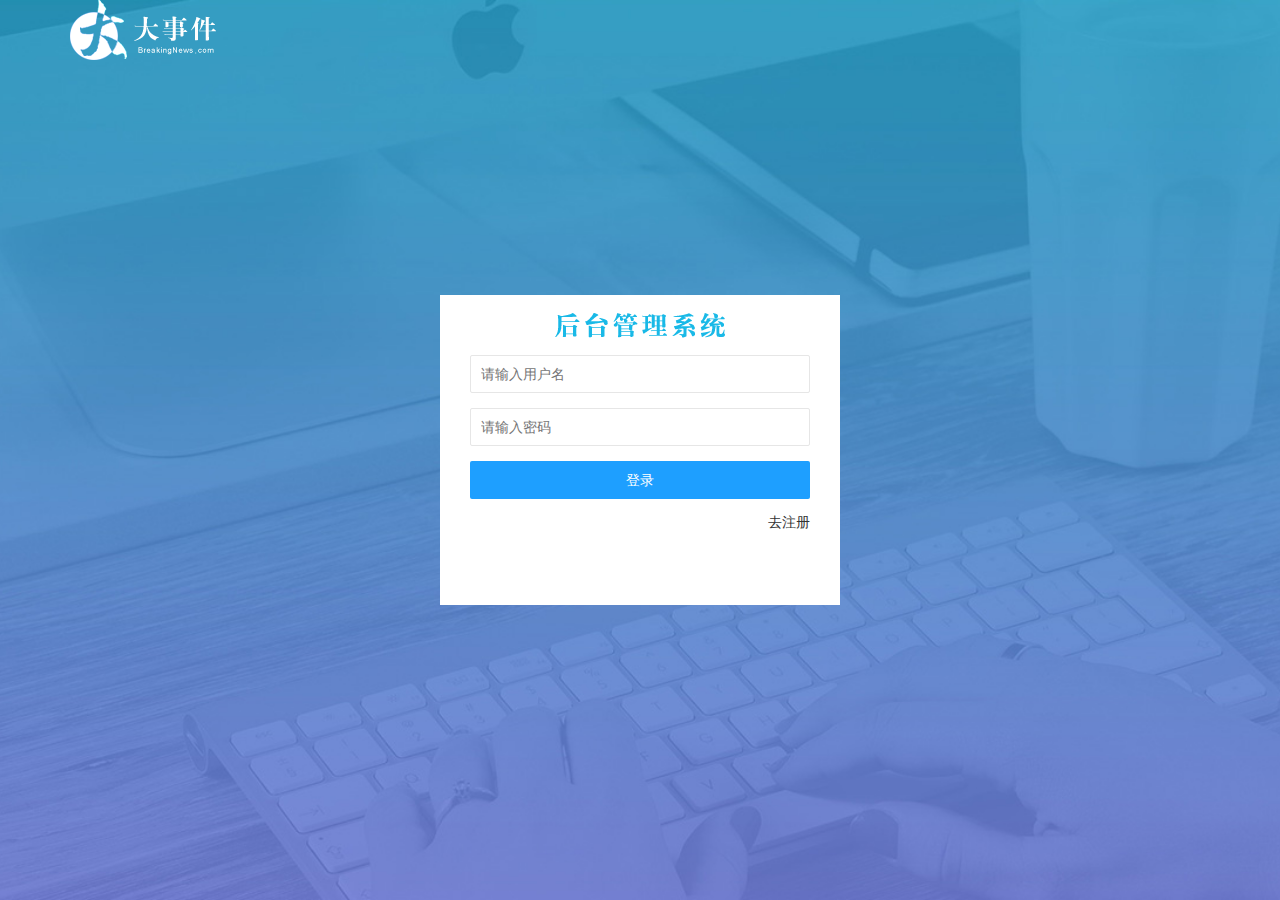
<file: login.html>
<!DOCTYPE html>
<html lang="en">

<head>
    <meta charset="UTF-8">
    <meta name="viewport" content="width=device-width, initial-scale=1.0">
    <title>登录/注册</title>
    <link rel="stylesheet" href="/assets/lib/layui/css/layui.css">
    <link rel="stylesheet" href="/assets/fonts/iconfont.css">
    <link rel="stylesheet" href="/assets/css/login.css">
</head>

<body>
    <div class="layui-main">
        <img src="/assets/images/logo.png" alt="">
    </div>
    <!-- 注册登陆区域 -->
    <div class="loginreg">
        <!-- logo -->
        <div class="loginlogo">

        </div>
        <!-- 登录界面 -->
        <div class="login_1">
            <form class="layui-form" action="" id='form_login'>
                <div class="layui-form-item">

                    <input type="name" name="username" required lay-verify="required" placeholder="请输入用户名"
                        autocomplete="off" class="layui-input">
                </div>
                <div class="layui-form-item">
                    <input type="password" name="password" required lay-verify="required|pwd" placeholder="请输入密码"
                        autocomplete="off" class="layui-input">
                </div>

                <div class="layui-form-item">
                    <button class="layui-btn layui-btn-fluid  layui-btn-normal" lay-submit
                        lay-filter="formDemo">登录</button>
                </div>



                <a href="javascript:;" id='link_reg'>去注册</a>

            </form>




        </div>
        <!-- 注册 -->
        <div class="reg_1 reg-box">
            <form class="layui-form" action="" id='form_reg'>
                <div class="layui-form-item">
                    <input type="name" name="username" required lay-verify="required" placeholder="请输入用户名"
                        autocomplete="off" class="layui-input">
                </div>
                <div class="layui-form-item">
                    <input type="password" name="password" required lay-verify="required|pwd" placeholder="请输入密码"
                        autocomplete="off" class="layui-input">
                </div>
                <div class="layui-form-item">
                    <input type="password" name="repassword" required lay-verify="required|pwd|repwd"
                        placeholder="密码再次确认" autocomplete="off" class="layui-input">
                </div>
                <div class="layui-form-item">
                    <button class="layui-btn layui-btn-fluid  layui-btn-normal" lay-submit
                        lay-filter="formDemo">注册</button>
                </div>

                <a href="javascript:;" id='link_login'>去登录</a>

            </form>

        </div>


    </div>

    <script src="/assets/lib/layui/layui.all.js"></script>
    <script src="/assets/lib/jquery.js"></script>
    <script src="/assets/js/baseAPI.js"></script>
    <script src="/assets/js/login.js"></script>
</body>

</html>
</file>
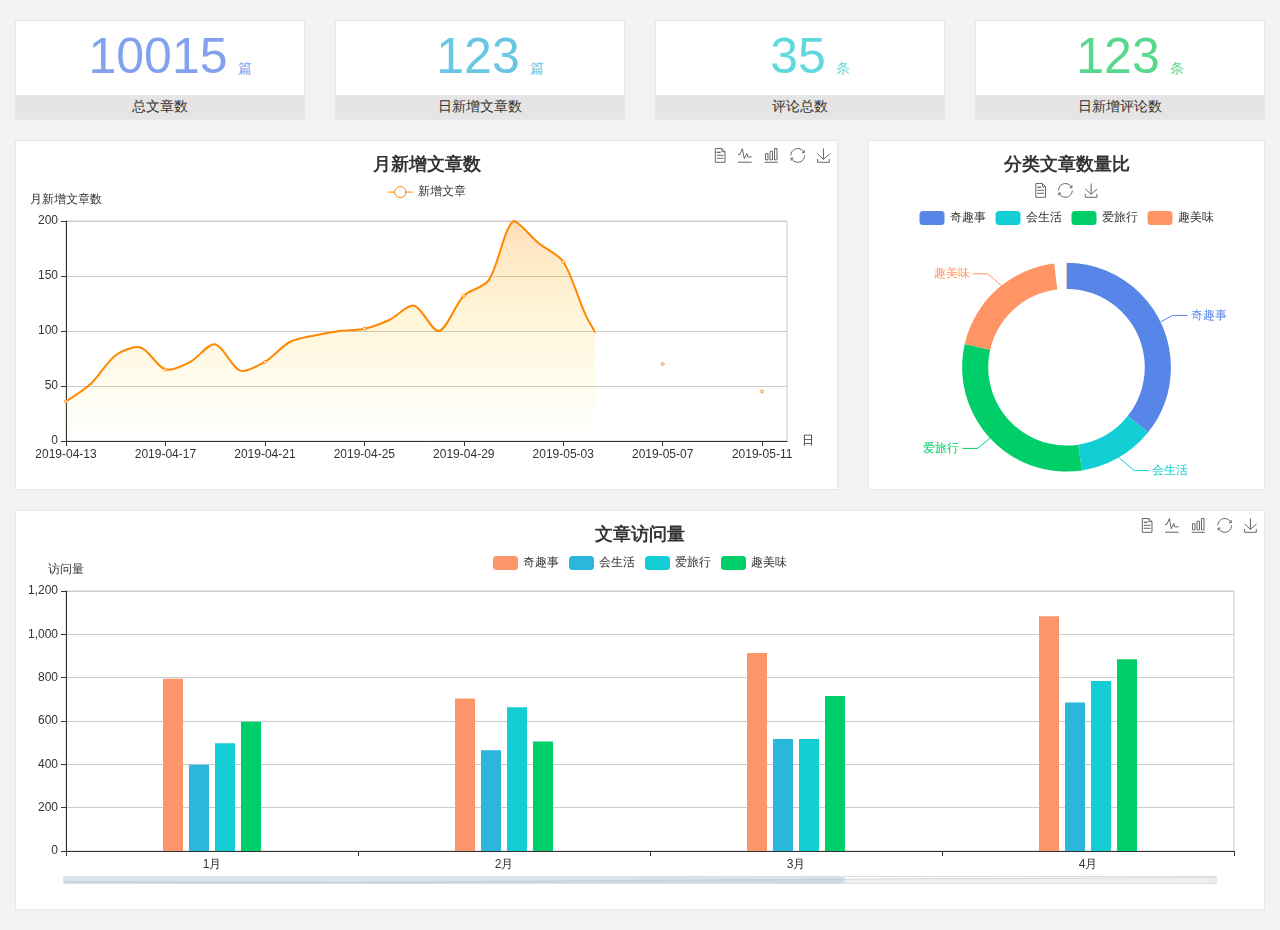
<file: home/dashboard.html>
<!DOCTYPE html>
<html lang="en">

<head>
  <meta charset="UTF-8">
  <meta name="viewport" content="width=device-width, initial-scale=1.0">
  <meta http-equiv="X-UA-Compatible" content="ie=edge">
  <title>图表统计</title>
  <link rel="stylesheet" href="/assets/lib/bootstrap.css" />
  <link rel="stylesheet" href="/assets/lib/main.css" />
  <script src="/assets/lib/jquery.js"></script>
  <script type="text/javascript" src="/assets/lib/echarts.min.js"></script>
</head>

<body>
  <div class="container-fluid">
    <div class="row spannel_list">
      <div class="col-sm-3 col-xs-6">
        <div class="spannel">
          <em>10015</em><span>篇</span>
          <b>总文章数</b>
        </div>
      </div>
      <div class="col-sm-3 col-xs-6">
        <div class="spannel scolor01">
          <em>123</em><span>篇</span>
          <b>日新增文章数</b>
        </div>
      </div>
      <div class="col-sm-3 col-xs-6">
        <div class="spannel scolor02">
          <em>35</em><span>条</span>
          <b>评论总数</b>
        </div>
      </div>
      <div class="col-sm-3 col-xs-6">
        <div class="spannel scolor03">
          <em>123</em><span>条</span>
          <b>日新增评论数</b>
        </div>
      </div>
    </div>
  </div>

  <div class="container-fluid">
    <div class="row curve-pie">
      <div class="col-lg-8 col-md-8">
        <div class="gragh_pannel" id="curve_show"></div>
      </div>
      <div class="col-lg-4 col-md-4">
        <div class="gragh_pannel" id="pie_show"></div>
      </div>
    </div>
  </div>

  <div class="container-fluid">
    <div class="column_pannel" id="column_show"></div>
  </div>

  <script>
    var oChart = echarts.init(document.getElementById('curve_show'));
    var aList_all = [
      { 'count': 36, 'date': '2019-04-13' },
      { 'count': 52, 'date': '2019-04-14' },
      { 'count': 78, 'date': '2019-04-15' },
      { 'count': 85, 'date': '2019-04-16' },
      { 'count': 65, 'date': '2019-04-17' },
      { 'count': 72, 'date': '2019-04-18' },
      { 'count': 88, 'date': '2019-04-19' },
      { 'count': 64, 'date': '2019-04-20' },
      { 'count': 72, 'date': '2019-04-21' },
      { 'count': 90, 'date': '2019-04-22' },
      { 'count': 96, 'date': '2019-04-23' },
      { 'count': 100, 'date': '2019-04-24' },
      { 'count': 102, 'date': '2019-04-25' },
      { 'count': 110, 'date': '2019-04-26' },
      { 'count': 123, 'date': '2019-04-27' },
      { 'count': 100, 'date': '2019-04-28' },
      { 'count': 132, 'date': '2019-04-29' },
      { 'count': 146, 'date': '2019-04-30' },
      { 'count': 200, 'date': '2019-05-01' },
      { 'count': 180, 'date': '2019-05-02' },
      { 'count': 163, 'date': '2019-05-03' },
      { 'count': 110, 'date': '2019-05-04' },
      { 'count': 80, 'date': '2019-05-05' },
      { 'count': 82, 'date': '2019-05-06' },
      { 'count': 70, 'date': '2019-05-07' },
      { 'count': 65, 'date': '2019-05-08' },
      { 'count': 54, 'date': '2019-05-09' },
      { 'count': 40, 'date': '2019-05-10' },
      { 'count': 45, 'date': '2019-05-11' },
      { 'count': 38, 'date': '2019-05-12' },
    ];

    let aCount = [];
    let aDate = [];

    for (var i = 0; i < aList_all.length; i++) {
      aCount.push(aList_all[i].count);
      aDate.push(aList_all[i].date);
    }

    var chartopt = {
      title: {
        text: '月新增文章数',
        left: 'center',
        top: '10'
      },
      tooltip: {
        trigger: 'axis'
      },
      legend: {
        data: ['新增文章'],
        top: '40'
      },
      toolbox: {
        show: true,
        feature: {
          mark: { show: true },
          dataView: { show: true, readOnly: false },
          magicType: { show: true, type: ['line', 'bar'] },
          restore: { show: true },
          saveAsImage: { show: true }
        }
      },
      calculable: true,
      xAxis: [
        {
          name: '日',
          type: 'category',
          boundaryGap: false,
          data: aDate
        }
      ],
      yAxis: [
        {
          name: '月新增文章数',
          type: 'value'
        }
      ],
      series: [
        {
          name: '新增文章',
          type: 'line',
          smooth: true,
          itemStyle: { normal: { areaStyle: { type: 'default' }, color: '#f80' }, lineStyle: { color: '#f80' } },
          data: aCount
        }],
      areaStyle: {
        normal: {
          color: new echarts.graphic.LinearGradient(0, 0, 0, 1, [{
            offset: 0,
            color: 'rgba(255,136,0,0.39)'
          }, {
            offset: .34,
            color: 'rgba(255,180,0,0.25)'
          }, {
            offset: 1,
            color: 'rgba(255,222,0,0.00)'
          }])

        }
      },
      grid: {
        show: true,
        x: 50,
        x2: 50,
        y: 80,
        height: 220
      }
    };

    oChart.setOption(chartopt);


    var oPie = echarts.init(document.getElementById('pie_show'));
    var oPieopt =
    {
      title: {
        top: 10,
        text: '分类文章数量比',
        x: 'center'
      },
      tooltip: {
        trigger: 'item',
        formatter: "{a} <br/>{b} : {c} ({d}%)"
      },
      color: ['#5885e8', '#13cfd5', '#00ce68', '#ff9565'],
      legend: {
        x: 'center',
        top: 65,
        data: ['奇趣事', '会生活', '爱旅行', '趣美味']
      },
      toolbox: {
        show: true,
        x: 'center',
        top: 35,
        feature: {
          mark: { show: true },
          dataView: { show: true, readOnly: false },
          magicType: {
            show: true,
            type: ['pie', 'funnel'],
            option: {
              funnel: {
                x: '25%',
                width: '50%',
                funnelAlign: 'left',
                max: 1548
              }
            }
          },
          restore: { show: true },
          saveAsImage: { show: true }
        }
      },
      calculable: true,
      series: [
        {
          name: '访问来源',
          type: 'pie',
          radius: ['45%', '60%'],
          center: ['50%', '65%'],
          data: [
            { value: 300, name: '奇趣事' },
            { value: 100, name: '会生活' },
            { value: 260, name: '爱旅行' },
            { value: 180, name: '趣美味' }
          ]
        }
      ]
    };
    oPie.setOption(oPieopt);



    var oColumn = this.echarts.init(document.getElementById('column_show'));
    var oColumnopt =
    {
      title: {
        text: '文章访问量',
        left: 'center',
        top: '10'
      },
      tooltip: {
        trigger: 'axis'
      },
      legend: {
        data: ['奇趣事', '会生活', '爱旅行', '趣美味'],
        top: '40'
      },
      toolbox: {
        show: true,
        feature: {
          mark: { show: true },
          dataView: { show: true, readOnly: false },
          magicType: { show: true, type: ['line', 'bar'] },
          restore: { show: true },
          saveAsImage: { show: true }
        }
      },
      calculable: true,
      xAxis: [
        {
          type: 'category',
          data: ['1月', '2月', '3月', '4月', '5月']
        }
      ],
      yAxis: [
        {
          name: '访问量',
          type: 'value'
        }
      ],
      series: [
        {
          name: '奇趣事',
          type: 'bar',
          barWidth: 20,
          itemStyle: {
            normal: { areaStyle: { type: 'default' }, color: '#fd956a' }
          },
          data: [800, 708, 920, 1090, 1200]
        },
        {
          name: '会生活',
          type: 'bar',
          barWidth: 20,
          itemStyle: {
            normal: { areaStyle: { type: 'default' }, color: '#2bb6db' }
          },
          data: [400, 468, 520, 690, 800]
        },
        {
          name: '爱旅行',
          type: 'bar',
          barWidth: 20,
          itemStyle: {
            normal: { areaStyle: { type: 'default' }, color: '#13cfd5' }
          },
          data: [500, 668, 520, 790, 900]
        },
        {
          name: '趣美味',
          type: 'bar',
          barWidth: 20,
          itemStyle: {
            normal: { areaStyle: { type: 'default' }, color: '#00ce68' }
          },
          data: [600, 508, 720, 890, 1000]
        }
      ],
      grid: {
        show: true,
        x: 50,
        x2: 30,
        y: 80,
        height: 260
      },
      dataZoom: [//给x轴设置滚动条
        {
          start: 0,//默认为0
          end: 100 - 1000 / 31,//默认为100
          type: 'slider',
          show: true,
          xAxisIndex: [0],
          handleSize: 0,//滑动条的 左右2个滑动条的大小
          height: 8,//组件高度
          left: 45, //左边的距离
          right: 50,//右边的距离
          bottom: 26,//右边的距离
          handleColor: '#ddd',//h滑动图标的颜色
          handleStyle: {
            borderColor: "#cacaca",
            borderWidth: "1",
            shadowBlur: 2,
            background: "#ddd",
            shadowColor: "#ddd",
          }
        }]
    };
    oColumn.setOption(oColumnopt);
  </script>
</body>

</html>
</file>
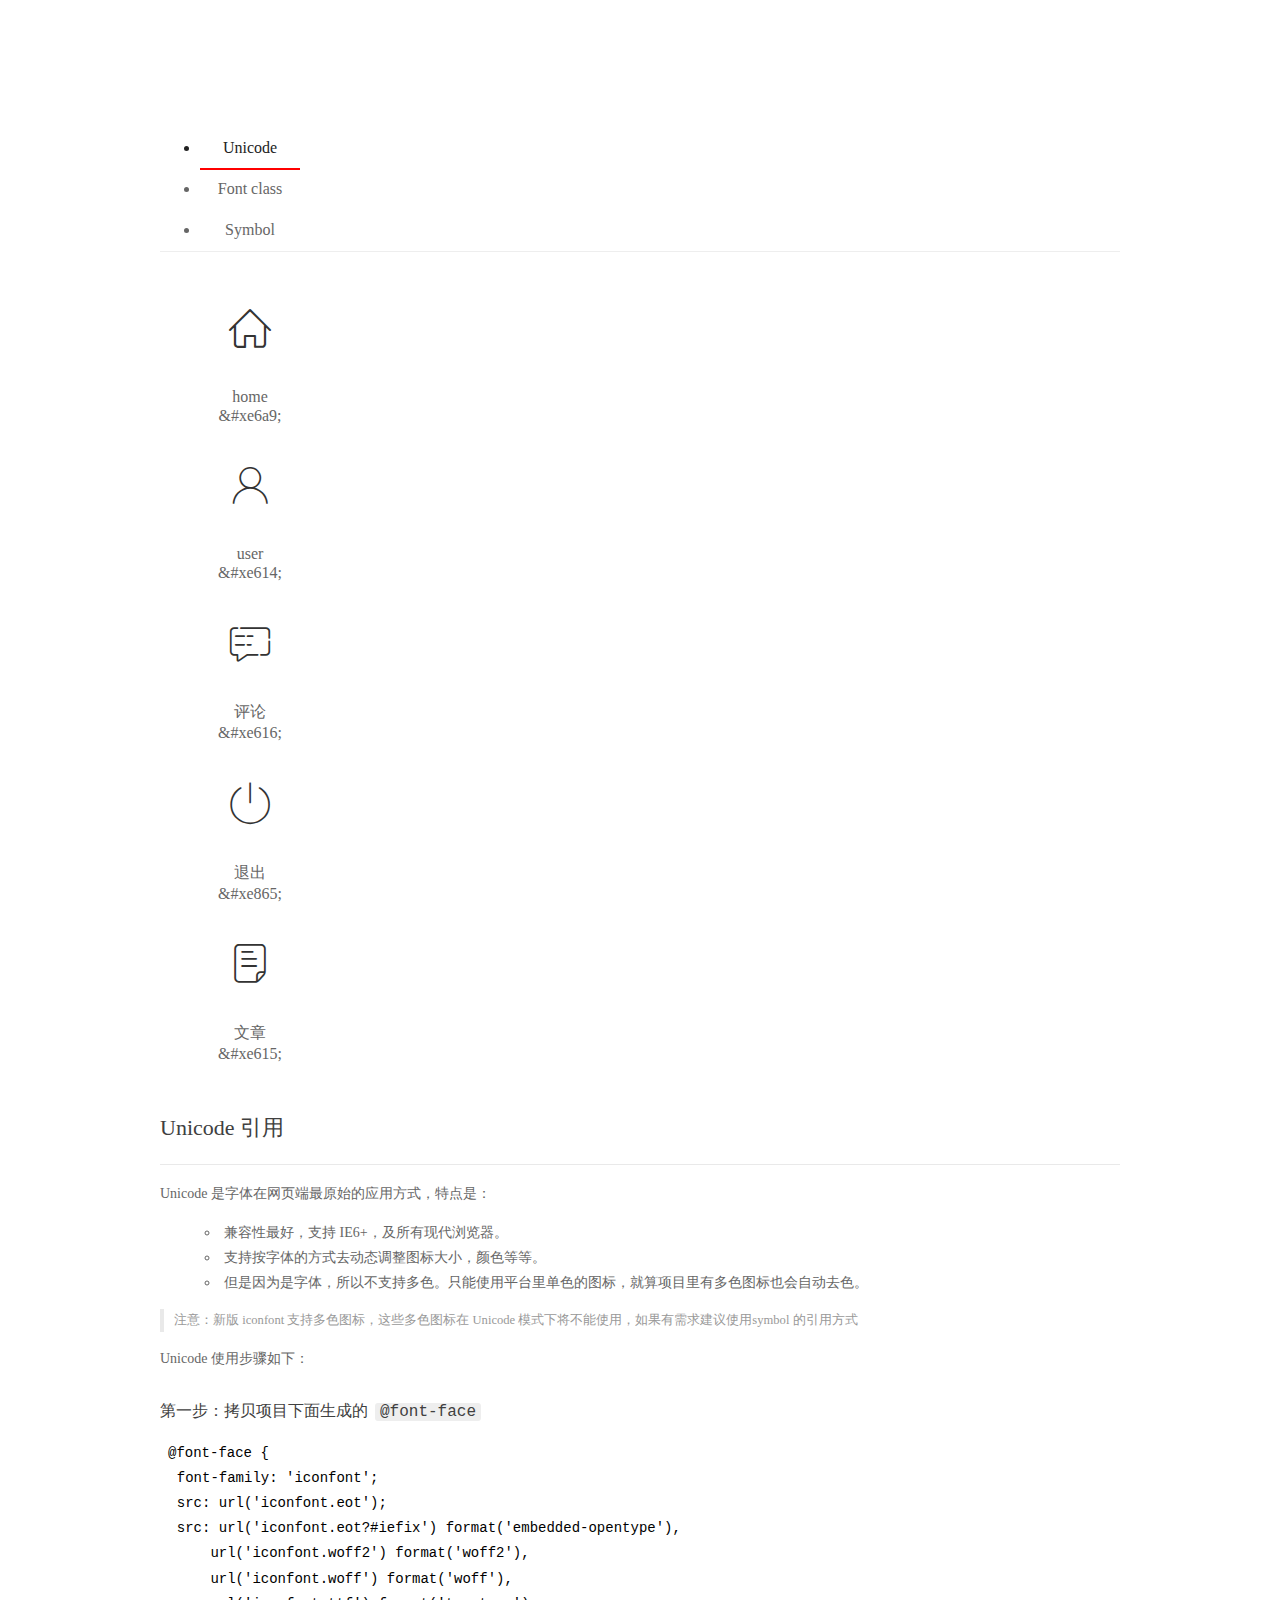
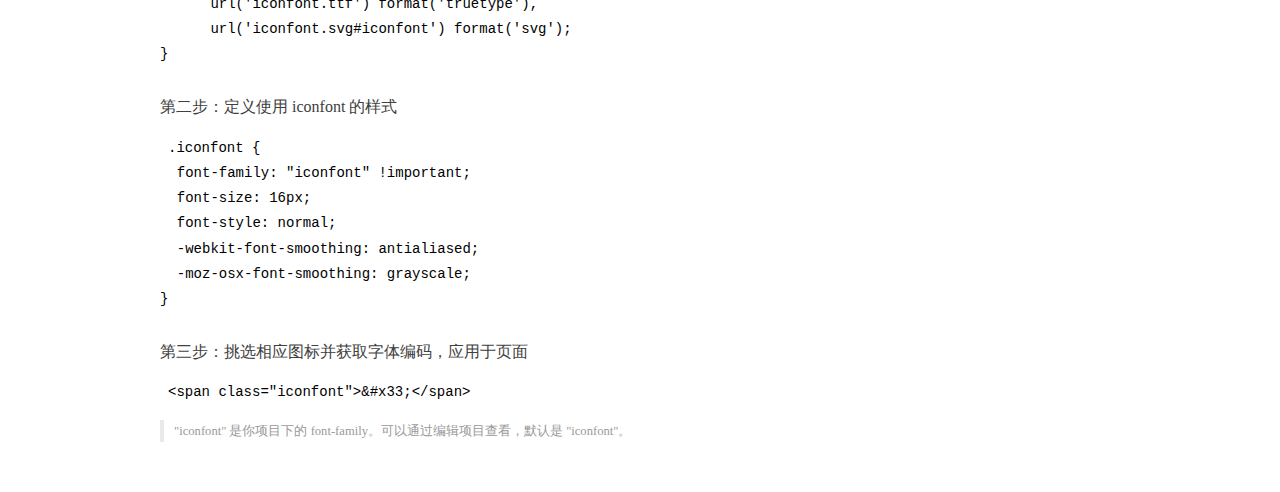
<file: assets/fonts/demo_index.html>
<!DOCTYPE html>
<html>
<head>
  <meta charset="utf-8"/>
  <title>IconFont Demo</title>
  <link rel="shortcut icon" href="https://gtms04.alicdn.com/tps/i4/TB1_oz6GVXXXXaFXpXXJDFnIXXX-64-64.ico" type="image/x-icon"/>
  <link rel="stylesheet" href="https://g.alicdn.com/thx/cube/1.3.2/cube.min.css">
  <link rel="stylesheet" href="demo.css">
  <link rel="stylesheet" href="iconfont.css">
  <script src="iconfont.js"></script>
  <!-- jQuery -->
  <script src="https://a1.alicdn.com/oss/uploads/2018/12/26/7bfddb60-08e8-11e9-9b04-53e73bb6408b.js"></script>
  <!-- 代码高亮 -->
  <script src="https://a1.alicdn.com/oss/uploads/2018/12/26/a3f714d0-08e6-11e9-8a15-ebf944d7534c.js"></script>
</head>
<body>
  <div class="main">
    <h1 class="logo"><a href="https://www.iconfont.cn/" title="iconfont 首页" target="_blank">&#xe86b;</a></h1>
    <div class="nav-tabs">
      <ul id="tabs" class="dib-box">
        <li class="dib active"><span>Unicode</span></li>
        <li class="dib"><span>Font class</span></li>
        <li class="dib"><span>Symbol</span></li>
      </ul>
      
    </div>
    <div class="tab-container">
      <div class="content unicode" style="display: block;">
          <ul class="icon_lists dib-box">
          
            <li class="dib">
              <span class="icon iconfont">&#xe6a9;</span>
                <div class="name">home</div>
                <div class="code-name">&amp;#xe6a9;</div>
              </li>
          
            <li class="dib">
              <span class="icon iconfont">&#xe614;</span>
                <div class="name">user</div>
                <div class="code-name">&amp;#xe614;</div>
              </li>
          
            <li class="dib">
              <span class="icon iconfont">&#xe616;</span>
                <div class="name">评论</div>
                <div class="code-name">&amp;#xe616;</div>
              </li>
          
            <li class="dib">
              <span class="icon iconfont">&#xe865;</span>
                <div class="name">退出</div>
                <div class="code-name">&amp;#xe865;</div>
              </li>
          
            <li class="dib">
              <span class="icon iconfont">&#xe615;</span>
                <div class="name">文章</div>
                <div class="code-name">&amp;#xe615;</div>
              </li>
          
          </ul>
          <div class="article markdown">
          <h2 id="unicode-">Unicode 引用</h2>
          <hr>

          <p>Unicode 是字体在网页端最原始的应用方式，特点是：</p>
          <ul>
            <li>兼容性最好，支持 IE6+，及所有现代浏览器。</li>
            <li>支持按字体的方式去动态调整图标大小，颜色等等。</li>
            <li>但是因为是字体，所以不支持多色。只能使用平台里单色的图标，就算项目里有多色图标也会自动去色。</li>
          </ul>
          <blockquote>
            <p>注意：新版 iconfont 支持多色图标，这些多色图标在 Unicode 模式下将不能使用，如果有需求建议使用symbol 的引用方式</p>
          </blockquote>
          <p>Unicode 使用步骤如下：</p>
          <h3 id="-font-face">第一步：拷贝项目下面生成的 <code>@font-face</code></h3>
<pre><code class="language-css"
>@font-face {
  font-family: 'iconfont';
  src: url('iconfont.eot');
  src: url('iconfont.eot?#iefix') format('embedded-opentype'),
      url('iconfont.woff2') format('woff2'),
      url('iconfont.woff') format('woff'),
      url('iconfont.ttf') format('truetype'),
      url('iconfont.svg#iconfont') format('svg');
}
</code></pre>
          <h3 id="-iconfont-">第二步：定义使用 iconfont 的样式</h3>
<pre><code class="language-css"
>.iconfont {
  font-family: "iconfont" !important;
  font-size: 16px;
  font-style: normal;
  -webkit-font-smoothing: antialiased;
  -moz-osx-font-smoothing: grayscale;
}
</code></pre>
          <h3 id="-">第三步：挑选相应图标并获取字体编码，应用于页面</h3>
<pre>
<code class="language-html"
>&lt;span class="iconfont"&gt;&amp;#x33;&lt;/span&gt;
</code></pre>
          <blockquote>
            <p>"iconfont" 是你项目下的 font-family。可以通过编辑项目查看，默认是 "iconfont"。</p>
          </blockquote>
          </div>
      </div>
      <div class="content font-class">
        <ul class="icon_lists dib-box">
          
          <li class="dib">
            <span class="icon iconfont icon-home"></span>
            <div class="name">
              home
            </div>
            <div class="code-name">.icon-home
            </div>
          </li>
          
          <li class="dib">
            <span class="icon iconfont icon-user"></span>
            <div class="name">
              user
            </div>
            <div class="code-name">.icon-user
            </div>
          </li>
          
          <li class="dib">
            <span class="icon iconfont icon-pinglun"></span>
            <div class="name">
              评论
            </div>
            <div class="code-name">.icon-pinglun
            </div>
          </li>
          
          <li class="dib">
            <span class="icon iconfont icon-tuichu"></span>
            <div class="name">
              退出
            </div>
            <div class="code-name">.icon-tuichu
            </div>
          </li>
          
          <li class="dib">
            <span class="icon iconfont icon-16"></span>
            <div class="name">
              文章
            </div>
            <div class="code-name">.icon-16
            </div>
          </li>
          
        </ul>
        <div class="article markdown">
        <h2 id="font-class-">font-class 引用</h2>
        <hr>

        <p>font-class 是 Unicode 使用方式的一种变种，主要是解决 Unicode 书写不直观，语意不明确的问题。</p>
        <p>与 Unicode 使用方式相比，具有如下特点：</p>
        <ul>
          <li>兼容性良好，支持 IE8+，及所有现代浏览器。</li>
          <li>相比于 Unicode 语意明确，书写更直观。可以很容易分辨这个 icon 是什么。</li>
          <li>因为使用 class 来定义图标，所以当要替换图标时，只需要修改 class 里面的 Unicode 引用。</li>
          <li>不过因为本质上还是使用的字体，所以多色图标还是不支持的。</li>
        </ul>
        <p>使用步骤如下：</p>
        <h3 id="-fontclass-">第一步：引入项目下面生成的 fontclass 代码：</h3>
<pre><code class="language-html">&lt;link rel="stylesheet" href="./iconfont.css"&gt;
</code></pre>
        <h3 id="-">第二步：挑选相应图标并获取类名，应用于页面：</h3>
<pre><code class="language-html">&lt;span class="iconfont icon-xxx"&gt;&lt;/span&gt;
</code></pre>
        <blockquote>
          <p>"
            iconfont" 是你项目下的 font-family。可以通过编辑项目查看，默认是 "iconfont"。</p>
        </blockquote>
      </div>
      </div>
      <div class="content symbol">
          <ul class="icon_lists dib-box">
          
            <li class="dib">
                <svg class="icon svg-icon" aria-hidden="true">
                  <use xlink:href="#icon-home"></use>
                </svg>
                <div class="name">home</div>
                <div class="code-name">#icon-home</div>
            </li>
          
            <li class="dib">
                <svg class="icon svg-icon" aria-hidden="true">
                  <use xlink:href="#icon-user"></use>
                </svg>
                <div class="name">user</div>
                <div class="code-name">#icon-user</div>
            </li>
          
            <li class="dib">
                <svg class="icon svg-icon" aria-hidden="true">
                  <use xlink:href="#icon-pinglun"></use>
                </svg>
                <div class="name">评论</div>
                <div class="code-name">#icon-pinglun</div>
            </li>
          
            <li class="dib">
                <svg class="icon svg-icon" aria-hidden="true">
                  <use xlink:href="#icon-tuichu"></use>
                </svg>
                <div class="name">退出</div>
                <div class="code-name">#icon-tuichu</div>
            </li>
          
            <li class="dib">
                <svg class="icon svg-icon" aria-hidden="true">
                  <use xlink:href="#icon-16"></use>
                </svg>
                <div class="name">文章</div>
                <div class="code-name">#icon-16</div>
            </li>
          
          </ul>
          <div class="article markdown">
          <h2 id="symbol-">Symbol 引用</h2>
          <hr>

          <p>这是一种全新的使用方式，应该说这才是未来的主流，也是平台目前推荐的用法。相关介绍可以参考这篇<a href="">文章</a>
            这种用法其实是做了一个 SVG 的集合，与另外两种相比具有如下特点：</p>
          <ul>
            <li>支持多色图标了，不再受单色限制。</li>
            <li>通过一些技巧，支持像字体那样，通过 <code>font-size</code>, <code>color</code> 来调整样式。</li>
            <li>兼容性较差，支持 IE9+，及现代浏览器。</li>
            <li>浏览器渲染 SVG 的性能一般，还不如 png。</li>
          </ul>
          <p>使用步骤如下：</p>
          <h3 id="-symbol-">第一步：引入项目下面生成的 symbol 代码：</h3>
<pre><code class="language-html">&lt;script src="./iconfont.js"&gt;&lt;/script&gt;
</code></pre>
          <h3 id="-css-">第二步：加入通用 CSS 代码（引入一次就行）：</h3>
<pre><code class="language-html">&lt;style&gt;
.icon {
  width: 1em;
  height: 1em;
  vertical-align: -0.15em;
  fill: currentColor;
  overflow: hidden;
}
&lt;/style&gt;
</code></pre>
          <h3 id="-">第三步：挑选相应图标并获取类名，应用于页面：</h3>
<pre><code class="language-html">&lt;svg class="icon" aria-hidden="true"&gt;
  &lt;use xlink:href="#icon-xxx"&gt;&lt;/use&gt;
&lt;/svg&gt;
</code></pre>
          </div>
      </div>

    </div>
  </div>
  <script>
  $(document).ready(function () {
      $('.tab-container .content:first').show()

      $('#tabs li').click(function (e) {
        var tabContent = $('.tab-container .content')
        var index = $(this).index()

        if ($(this).hasClass('active')) {
          return
        } else {
          $('#tabs li').removeClass('active')
          $(this).addClass('active')

          tabContent.hide().eq(index).fadeIn()
        }
      })
    })
  </script>
</body>
</html>
</file>
<file: assets/lib/layui/css/layui.css>
/** layui-v2.5.5 MIT License By https://www.layui.com */
 .layui-inline,img{display:inline-block;vertical-align:middle}h1,h2,h3,h4,h5,h6{font-weight:400}.layui-edge,.layui-header,.layui-inline,.layui-main{position:relative}.layui-body,.layui-edge,.layui-elip{overflow:hidden}.layui-btn,.layui-edge,.layui-inline,img{vertical-align:middle}.layui-btn,.layui-disabled,.layui-icon,.layui-unselect{-moz-user-select:none;-webkit-user-select:none;-ms-user-select:none}.layui-elip,.layui-form-checkbox span,.layui-form-pane .layui-form-label{text-overflow:ellipsis;white-space:nowrap}.layui-breadcrumb,.layui-tree-btnGroup{visibility:hidden}blockquote,body,button,dd,div,dl,dt,form,h1,h2,h3,h4,h5,h6,input,li,ol,p,pre,td,textarea,th,ul{margin:0;padding:0;-webkit-tap-highlight-color:rgba(0,0,0,0)}a:active,a:hover{outline:0}img{border:none}li{list-style:none}table{border-collapse:collapse;border-spacing:0}h4,h5,h6{font-size:100%}button,input,optgroup,option,select,textarea{font-family:inherit;font-size:inherit;font-style:inherit;font-weight:inherit;outline:0}pre{white-space:pre-wrap;white-space:-moz-pre-wrap;white-space:-pre-wrap;white-space:-o-pre-wrap;word-wrap:break-word}body{line-height:24px;font:14px Helvetica Neue,Helvetica,PingFang SC,Tahoma,Arial,sans-serif}hr{height:1px;margin:10px 0;border:0;clear:both}a{color:#333;text-decoration:none}a:hover{color:#777}a cite{font-style:normal;*cursor:pointer}.layui-border-box,.layui-border-box *{box-sizing:border-box}.layui-box,.layui-box *{box-sizing:content-box}.layui-clear{clear:both;*zoom:1}.layui-clear:after{content:'\20';clear:both;*zoom:1;display:block;height:0}.layui-inline{*display:inline;*zoom:1}.layui-edge{display:inline-block;width:0;height:0;border-width:6px;border-style:dashed;border-color:transparent}.layui-edge-top{top:-4px;border-bottom-color:#999;border-bottom-style:solid}.layui-edge-right{border-left-color:#999;border-left-style:solid}.layui-edge-bottom{top:2px;border-top-color:#999;border-top-style:solid}.layui-edge-left{border-right-color:#999;border-right-style:solid}.layui-disabled,.layui-disabled:hover{color:#d2d2d2!important;cursor:not-allowed!important}.layui-circle{border-radius:100%}.layui-show{display:block!important}.layui-hide{display:none!important}@font-face{font-family:layui-icon;src:url(../font/iconfont.eot?v=250);src:url(../font/iconfont.eot?v=250#iefix) format('embedded-opentype'),url(../font/iconfont.woff2?v=250) format('woff2'),url(../font/iconfont.woff?v=250) format('woff'),url(../font/iconfont.ttf?v=250) format('truetype'),url(../font/iconfont.svg?v=250#layui-icon) format('svg')}.layui-icon{font-family:layui-icon!important;font-size:16px;font-style:normal;-webkit-font-smoothing:antialiased;-moz-osx-font-smoothing:grayscale}.layui-icon-reply-fill:before{content:"\e611"}.layui-icon-set-fill:before{content:"\e614"}.layui-icon-menu-fill:before{content:"\e60f"}.layui-icon-search:before{content:"\e615"}.layui-icon-share:before{content:"\e641"}.layui-icon-set-sm:before{content:"\e620"}.layui-icon-engine:before{content:"\e628"}.layui-icon-close:before{content:"\1006"}.layui-icon-close-fill:before{content:"\1007"}.layui-icon-chart-screen:before{content:"\e629"}.layui-icon-star:before{content:"\e600"}.layui-icon-circle-dot:before{content:"\e617"}.layui-icon-chat:before{content:"\e606"}.layui-icon-release:before{content:"\e609"}.layui-icon-list:before{content:"\e60a"}.layui-icon-chart:before{content:"\e62c"}.layui-icon-ok-circle:before{content:"\1005"}.layui-icon-layim-theme:before{content:"\e61b"}.layui-icon-table:before{content:"\e62d"}.layui-icon-right:before{content:"\e602"}.layui-icon-left:before{content:"\e603"}.layui-icon-cart-simple:before{content:"\e698"}.layui-icon-face-cry:before{content:"\e69c"}.layui-icon-face-smile:before{content:"\e6af"}.layui-icon-survey:before{content:"\e6b2"}.layui-icon-tree:before{content:"\e62e"}.layui-icon-upload-circle:before{content:"\e62f"}.layui-icon-add-circle:before{content:"\e61f"}.layui-icon-download-circle:before{content:"\e601"}.layui-icon-templeate-1:before{content:"\e630"}.layui-icon-util:before{content:"\e631"}.layui-icon-face-surprised:before{content:"\e664"}.layui-icon-edit:before{content:"\e642"}.layui-icon-speaker:before{content:"\e645"}.layui-icon-down:before{content:"\e61a"}.layui-icon-file:before{content:"\e621"}.layui-icon-layouts:before{content:"\e632"}.layui-icon-rate-half:before{content:"\e6c9"}.layui-icon-add-circle-fine:before{content:"\e608"}.layui-icon-prev-circle:before{content:"\e633"}.layui-icon-read:before{content:"\e705"}.layui-icon-404:before{content:"\e61c"}.layui-icon-carousel:before{content:"\e634"}.layui-icon-help:before{content:"\e607"}.layui-icon-code-circle:before{content:"\e635"}.layui-icon-water:before{content:"\e636"}.layui-icon-username:before{content:"\e66f"}.layui-icon-find-fill:before{content:"\e670"}.layui-icon-about:before{content:"\e60b"}.layui-icon-location:before{content:"\e715"}.layui-icon-up:before{content:"\e619"}.layui-icon-pause:before{content:"\e651"}.layui-icon-date:before{content:"\e637"}.layui-icon-layim-uploadfile:before{content:"\e61d"}.layui-icon-delete:before{content:"\e640"}.layui-icon-play:before{content:"\e652"}.layui-icon-top:before{content:"\e604"}.layui-icon-friends:before{content:"\e612"}.layui-icon-refresh-3:before{content:"\e9aa"}.layui-icon-ok:before{content:"\e605"}.layui-icon-layer:before{content:"\e638"}.layui-icon-face-smile-fine:before{content:"\e60c"}.layui-icon-dollar:before{content:"\e659"}.layui-icon-group:before{content:"\e613"}.layui-icon-layim-download:before{content:"\e61e"}.layui-icon-picture-fine:before{content:"\e60d"}.layui-icon-link:before{content:"\e64c"}.layui-icon-diamond:before{content:"\e735"}.layui-icon-log:before{content:"\e60e"}.layui-icon-rate-solid:before{content:"\e67a"}.layui-icon-fonts-del:before{content:"\e64f"}.layui-icon-unlink:before{content:"\e64d"}.layui-icon-fonts-clear:before{content:"\e639"}.layui-icon-triangle-r:before{content:"\e623"}.layui-icon-circle:before{content:"\e63f"}.layui-icon-radio:before{content:"\e643"}.layui-icon-align-center:before{content:"\e647"}.layui-icon-align-right:before{content:"\e648"}.layui-icon-align-left:before{content:"\e649"}.layui-icon-loading-1:before{content:"\e63e"}.layui-icon-return:before{content:"\e65c"}.layui-icon-fonts-strong:before{content:"\e62b"}.layui-icon-upload:before{content:"\e67c"}.layui-icon-dialogue:before{content:"\e63a"}.layui-icon-video:before{content:"\e6ed"}.layui-icon-headset:before{content:"\e6fc"}.layui-icon-cellphone-fine:before{content:"\e63b"}.layui-icon-add-1:before{content:"\e654"}.layui-icon-face-smile-b:before{content:"\e650"}.layui-icon-fonts-html:before{content:"\e64b"}.layui-icon-form:before{content:"\e63c"}.layui-icon-cart:before{content:"\e657"}.layui-icon-camera-fill:before{content:"\e65d"}.layui-icon-tabs:before{content:"\e62a"}.layui-icon-fonts-code:before{content:"\e64e"}.layui-icon-fire:before{content:"\e756"}.layui-icon-set:before{content:"\e716"}.layui-icon-fonts-u:before{content:"\e646"}.layui-icon-triangle-d:before{content:"\e625"}.layui-icon-tips:before{content:"\e702"}.layui-icon-picture:before{content:"\e64a"}.layui-icon-more-vertical:before{content:"\e671"}.layui-icon-flag:before{content:"\e66c"}.layui-icon-loading:before{content:"\e63d"}.layui-icon-fonts-i:before{content:"\e644"}.layui-icon-refresh-1:before{content:"\e666"}.layui-icon-rmb:before{content:"\e65e"}.layui-icon-home:before{content:"\e68e"}.layui-icon-user:before{content:"\e770"}.layui-icon-notice:before{content:"\e667"}.layui-icon-login-weibo:before{content:"\e675"}.layui-icon-voice:before{content:"\e688"}.layui-icon-upload-drag:before{content:"\e681"}.layui-icon-login-qq:before{content:"\e676"}.layui-icon-snowflake:before{content:"\e6b1"}.layui-icon-file-b:before{content:"\e655"}.layui-icon-template:before{content:"\e663"}.layui-icon-auz:before{content:"\e672"}.layui-icon-console:before{content:"\e665"}.layui-icon-app:before{content:"\e653"}.layui-icon-prev:before{content:"\e65a"}.layui-icon-website:before{content:"\e7ae"}.layui-icon-next:before{content:"\e65b"}.layui-icon-component:before{content:"\e857"}.layui-icon-more:before{content:"\e65f"}.layui-icon-login-wechat:before{content:"\e677"}.layui-icon-shrink-right:before{content:"\e668"}.layui-icon-spread-left:before{content:"\e66b"}.layui-icon-camera:before{content:"\e660"}.layui-icon-note:before{content:"\e66e"}.layui-icon-refresh:before{content:"\e669"}.layui-icon-female:before{content:"\e661"}.layui-icon-male:before{content:"\e662"}.layui-icon-password:before{content:"\e673"}.layui-icon-senior:before{content:"\e674"}.layui-icon-theme:before{content:"\e66a"}.layui-icon-tread:before{content:"\e6c5"}.layui-icon-praise:before{content:"\e6c6"}.layui-icon-star-fill:before{content:"\e658"}.layui-icon-rate:before{content:"\e67b"}.layui-icon-template-1:before{content:"\e656"}.layui-icon-vercode:before{content:"\e679"}.layui-icon-cellphone:before{content:"\e678"}.layui-icon-screen-full:before{content:"\e622"}.layui-icon-screen-restore:before{content:"\e758"}.layui-icon-cols:before{content:"\e610"}.layui-icon-export:before{content:"\e67d"}.layui-icon-print:before{content:"\e66d"}.layui-icon-slider:before{content:"\e714"}.layui-icon-addition:before{content:"\e624"}.layui-icon-subtraction:before{content:"\e67e"}.layui-icon-service:before{content:"\e626"}.layui-icon-transfer:before{content:"\e691"}.layui-main{width:1140px;margin:0 auto}.layui-header{z-index:1000;height:60px}.layui-header a:hover{transition:all .5s;-webkit-transition:all .5s}.layui-side{position:fixed;left:0;top:0;bottom:0;z-index:999;width:200px;overflow-x:hidden}.layui-side-scroll{position:relative;width:220px;height:100%;overflow-x:hidden}.layui-body{position:absolute;left:200px;right:0;top:0;bottom:0;z-index:998;width:auto;overflow-y:auto;box-sizing:border-box}.layui-layout-body{overflow:hidden}.layui-layout-admin .layui-header{background-color:#23262E}.layui-layout-admin .layui-side{top:60px;width:200px;overflow-x:hidden}.layui-layout-admin .layui-body{position:fixed;top:60px;bottom:44px}.layui-layout-admin .layui-main{width:auto;margin:0 15px}.layui-layout-admin .layui-footer{position:fixed;left:200px;right:0;bottom:0;height:44px;line-height:44px;padding:0 15px;background-color:#eee}.layui-layout-admin .layui-logo{position:absolute;left:0;top:0;width:200px;height:100%;line-height:60px;text-align:center;color:#009688;font-size:16px}.layui-layout-admin .layui-header .layui-nav{background:0 0}.layui-layout-left{position:absolute!important;left:200px;top:0}.layui-layout-right{position:absolute!important;right:0;top:0}.layui-container{position:relative;margin:0 auto;padding:0 15px;box-sizing:border-box}.layui-fluid{position:relative;margin:0 auto;padding:0 15px}.layui-row:after,.layui-row:before{content:'';display:block;clear:both}.layui-col-lg1,.layui-col-lg10,.layui-col-lg11,.layui-col-lg12,.layui-col-lg2,.layui-col-lg3,.layui-col-lg4,.layui-col-lg5,.layui-col-lg6,.layui-col-lg7,.layui-col-lg8,.layui-col-lg9,.layui-col-md1,.layui-col-md10,.layui-col-md11,.layui-col-md12,.layui-col-md2,.layui-col-md3,.layui-col-md4,.layui-col-md5,.layui-col-md6,.layui-col-md7,.layui-col-md8,.layui-col-md9,.layui-col-sm1,.layui-col-sm10,.layui-col-sm11,.layui-col-sm12,.layui-col-sm2,.layui-col-sm3,.layui-col-sm4,.layui-col-sm5,.layui-col-sm6,.layui-col-sm7,.layui-col-sm8,.layui-col-sm9,.layui-col-xs1,.layui-col-xs10,.layui-col-xs11,.layui-col-xs12,.layui-col-xs2,.layui-col-xs3,.layui-col-xs4,.layui-col-xs5,.layui-col-xs6,.layui-col-xs7,.layui-col-xs8,.layui-col-xs9{position:relative;display:block;box-sizing:border-box}.layui-col-xs1,.layui-col-xs10,.layui-col-xs11,.layui-col-xs12,.layui-col-xs2,.layui-col-xs3,.layui-col-xs4,.layui-col-xs5,.layui-col-xs6,.layui-col-xs7,.layui-col-xs8,.layui-col-xs9{float:left}.layui-col-xs1{width:8.33333333%}.layui-col-xs2{width:16.66666667%}.layui-col-xs3{width:25%}.layui-col-xs4{width:33.33333333%}.layui-col-xs5{width:41.66666667%}.layui-col-xs6{width:50%}.layui-col-xs7{width:58.33333333%}.layui-col-xs8{width:66.66666667%}.layui-col-xs9{width:75%}.layui-col-xs10{width:83.33333333%}.layui-col-xs11{width:91.66666667%}.layui-col-xs12{width:100%}.layui-col-xs-offset1{margin-left:8.33333333%}.layui-col-xs-offset2{margin-left:16.66666667%}.layui-col-xs-offset3{margin-left:25%}.layui-col-xs-offset4{margin-left:33.33333333%}.layui-col-xs-offset5{margin-left:41.66666667%}.layui-col-xs-offset6{margin-left:50%}.layui-col-xs-offset7{margin-left:58.33333333%}.layui-col-xs-offset8{margin-left:66.66666667%}.layui-col-xs-offset9{margin-left:75%}.layui-col-xs-offset10{margin-left:83.33333333%}.layui-col-xs-offset11{margin-left:91.66666667%}.layui-col-xs-offset12{margin-left:100%}@media screen and (max-width:768px){.layui-hide-xs{display:none!important}.layui-show-xs-block{display:block!important}.layui-show-xs-inline{display:inline!important}.layui-show-xs-inline-block{display:inline-block!important}}@media screen and (min-width:768px){.layui-container{width:750px}.layui-hide-sm{display:none!important}.layui-show-sm-block{display:block!important}.layui-show-sm-inline{display:inline!important}.layui-show-sm-inline-block{display:inline-block!important}.layui-col-sm1,.layui-col-sm10,.layui-col-sm11,.layui-col-sm12,.layui-col-sm2,.layui-col-sm3,.layui-col-sm4,.layui-col-sm5,.layui-col-sm6,.layui-col-sm7,.layui-col-sm8,.layui-col-sm9{float:left}.layui-col-sm1{width:8.33333333%}.layui-col-sm2{width:16.66666667%}.layui-col-sm3{width:25%}.layui-col-sm4{width:33.33333333%}.layui-col-sm5{width:41.66666667%}.layui-col-sm6{width:50%}.layui-col-sm7{width:58.33333333%}.layui-col-sm8{width:66.66666667%}.layui-col-sm9{width:75%}.layui-col-sm10{width:83.33333333%}.layui-col-sm11{width:91.66666667%}.layui-col-sm12{width:100%}.layui-col-sm-offset1{margin-left:8.33333333%}.layui-col-sm-offset2{margin-left:16.66666667%}.layui-col-sm-offset3{margin-left:25%}.layui-col-sm-offset4{margin-left:33.33333333%}.layui-col-sm-offset5{margin-left:41.66666667%}.layui-col-sm-offset6{margin-left:50%}.layui-col-sm-offset7{margin-left:58.33333333%}.layui-col-sm-offset8{margin-left:66.66666667%}.layui-col-sm-offset9{margin-left:75%}.layui-col-sm-offset10{margin-left:83.33333333%}.layui-col-sm-offset11{margin-left:91.66666667%}.layui-col-sm-offset12{margin-left:100%}}@media screen and (min-width:992px){.layui-container{width:970px}.layui-hide-md{display:none!important}.layui-show-md-block{display:block!important}.layui-show-md-inline{display:inline!important}.layui-show-md-inline-block{display:inline-block!important}.layui-col-md1,.layui-col-md10,.layui-col-md11,.layui-col-md12,.layui-col-md2,.layui-col-md3,.layui-col-md4,.layui-col-md5,.layui-col-md6,.layui-col-md7,.layui-col-md8,.layui-col-md9{float:left}.layui-col-md1{width:8.33333333%}.layui-col-md2{width:16.66666667%}.layui-col-md3{width:25%}.layui-col-md4{width:33.33333333%}.layui-col-md5{width:41.66666667%}.layui-col-md6{width:50%}.layui-col-md7{width:58.33333333%}.layui-col-md8{width:66.66666667%}.layui-col-md9{width:75%}.layui-col-md10{width:83.33333333%}.layui-col-md11{width:91.66666667%}.layui-col-md12{width:100%}.layui-col-md-offset1{margin-left:8.33333333%}.layui-col-md-offset2{margin-left:16.66666667%}.layui-col-md-offset3{margin-left:25%}.layui-col-md-offset4{margin-left:33.33333333%}.layui-col-md-offset5{margin-left:41.66666667%}.layui-col-md-offset6{margin-left:50%}.layui-col-md-offset7{margin-left:58.33333333%}.layui-col-md-offset8{margin-left:66.66666667%}.layui-col-md-offset9{margin-left:75%}.layui-col-md-offset10{margin-left:83.33333333%}.layui-col-md-offset11{margin-left:91.66666667%}.layui-col-md-offset12{margin-left:100%}}@media screen and (min-width:1200px){.layui-container{width:1170px}.layui-hide-lg{display:none!important}.layui-show-lg-block{display:block!important}.layui-show-lg-inline{display:inline!important}.layui-show-lg-inline-block{display:inline-block!important}.layui-col-lg1,.layui-col-lg10,.layui-col-lg11,.layui-col-lg12,.layui-col-lg2,.layui-col-lg3,.layui-col-lg4,.layui-col-lg5,.layui-col-lg6,.layui-col-lg7,.layui-col-lg8,.layui-col-lg9{float:left}.layui-col-lg1{width:8.33333333%}.layui-col-lg2{width:16.66666667%}.layui-col-lg3{width:25%}.layui-col-lg4{width:33.33333333%}.layui-col-lg5{width:41.66666667%}.layui-col-lg6{width:50%}.layui-col-lg7{width:58.33333333%}.layui-col-lg8{width:66.66666667%}.layui-col-lg9{width:75%}.layui-col-lg10{width:83.33333333%}.layui-col-lg11{width:91.66666667%}.layui-col-lg12{width:100%}.layui-col-lg-offset1{margin-left:8.33333333%}.layui-col-lg-offset2{margin-left:16.66666667%}.layui-col-lg-offset3{margin-left:25%}.layui-col-lg-offset4{margin-left:33.33333333%}.layui-col-lg-offset5{margin-left:41.66666667%}.layui-col-lg-offset6{margin-left:50%}.layui-col-lg-offset7{margin-left:58.33333333%}.layui-col-lg-offset8{margin-left:66.66666667%}.layui-col-lg-offset9{margin-left:75%}.layui-col-lg-offset10{margin-left:83.33333333%}.layui-col-lg-offset11{margin-left:91.66666667%}.layui-col-lg-offset12{margin-left:100%}}.layui-col-space1{margin:-.5px}.layui-col-space1>*{padding:.5px}.layui-col-space3{margin:-1.5px}.layui-col-space3>*{padding:1.5px}.layui-col-space5{margin:-2.5px}.layui-col-space5>*{padding:2.5px}.layui-col-space8{margin:-3.5px}.layui-col-space8>*{padding:3.5px}.layui-col-space10{margin:-5px}.layui-col-space10>*{padding:5px}.layui-col-space12{margin:-6px}.layui-col-space12>*{padding:6px}.layui-col-space15{margin:-7.5px}.layui-col-space15>*{padding:7.5px}.layui-col-space18{margin:-9px}.layui-col-space18>*{padding:9px}.layui-col-space20{margin:-10px}.layui-col-space20>*{padding:10px}.layui-col-space22{margin:-11px}.layui-col-space22>*{padding:11px}.layui-col-space25{margin:-12.5px}.layui-col-space25>*{padding:12.5px}.layui-col-space30{margin:-15px}.layui-col-space30>*{padding:15px}.layui-btn,.layui-input,.layui-select,.layui-textarea,.layui-upload-button{outline:0;-webkit-appearance:none;transition:all .3s;-webkit-transition:all .3s;box-sizing:border-box}.layui-elem-quote{margin-bottom:10px;padding:15px;line-height:22px;border-left:5px solid #009688;border-radius:0 2px 2px 0;background-color:#f2f2f2}.layui-quote-nm{border-style:solid;border-width:1px 1px 1px 5px;background:0 0}.layui-elem-field{margin-bottom:10px;padding:0;border-width:1px;border-style:solid}.layui-elem-field legend{margin-left:20px;padding:0 10px;font-size:20px;font-weight:300}.layui-field-title{margin:10px 0 20px;border-width:1px 0 0}.layui-field-box{padding:10px 15px}.layui-field-title .layui-field-box{padding:10px 0}.layui-progress{position:relative;height:6px;border-radius:20px;background-color:#e2e2e2}.layui-progress-bar{position:absolute;left:0;top:0;width:0;max-width:100%;height:6px;border-radius:20px;text-align:right;background-color:#5FB878;transition:all .3s;-webkit-transition:all .3s}.layui-progress-big,.layui-progress-big .layui-progress-bar{height:18px;line-height:18px}.layui-progress-text{position:relative;top:-20px;line-height:18px;font-size:12px;color:#666}.layui-progress-big .layui-progress-text{position:static;padding:0 10px;color:#fff}.layui-collapse{border-width:1px;border-style:solid;border-radius:2px}.layui-colla-content,.layui-colla-item{border-top-width:1px;border-top-style:solid}.layui-colla-item:first-child{border-top:none}.layui-colla-title{position:relative;height:42px;line-height:42px;padding:0 15px 0 35px;color:#333;background-color:#f2f2f2;cursor:pointer;font-size:14px;overflow:hidden}.layui-colla-content{display:none;padding:10px 15px;line-height:22px;color:#666}.layui-colla-icon{position:absolute;left:15px;top:0;font-size:14px}.layui-card{margin-bottom:15px;border-radius:2px;background-color:#fff;box-shadow:0 1px 2px 0 rgba(0,0,0,.05)}.layui-card:last-child{margin-bottom:0}.layui-card-header{position:relative;height:42px;line-height:42px;padding:0 15px;border-bottom:1px solid #f6f6f6;color:#333;border-radius:2px 2px 0 0;font-size:14px}.layui-bg-black,.layui-bg-blue,.layui-bg-cyan,.layui-bg-green,.layui-bg-orange,.layui-bg-red{color:#fff!important}.layui-card-body{position:relative;padding:10px 15px;line-height:24px}.layui-card-body[pad15]{padding:15px}.layui-card-body[pad20]{padding:20px}.layui-card-body .layui-table{margin:5px 0}.layui-card .layui-tab{margin:0}.layui-panel-window{position:relative;padding:15px;border-radius:0;border-top:5px solid #E6E6E6;background-color:#fff}.layui-auxiliar-moving{position:fixed;left:0;right:0;top:0;bottom:0;width:100%;height:100%;background:0 0;z-index:9999999999}.layui-form-label,.layui-form-mid,.layui-form-select,.layui-input-block,.layui-input-inline,.layui-textarea{position:relative}.layui-bg-red{background-color:#FF5722!important}.layui-bg-orange{background-color:#FFB800!important}.layui-bg-green{background-color:#009688!important}.layui-bg-cyan{background-color:#2F4056!important}.layui-bg-blue{background-color:#1E9FFF!important}.layui-bg-black{background-color:#393D49!important}.layui-bg-gray{background-color:#eee!important;color:#666!important}.layui-badge-rim,.layui-colla-content,.layui-colla-item,.layui-collapse,.layui-elem-field,.layui-form-pane .layui-form-item[pane],.layui-form-pane .layui-form-label,.layui-input,.layui-layedit,.layui-layedit-tool,.layui-quote-nm,.layui-select,.layui-tab-bar,.layui-tab-card,.layui-tab-title,.layui-tab-title .layui-this:after,.layui-textarea{border-color:#e6e6e6}.layui-timeline-item:before,hr{background-color:#e6e6e6}.layui-text{line-height:22px;font-size:14px;color:#666}.layui-text h1,.layui-text h2,.layui-text h3{font-weight:500;color:#333}.layui-text h1{font-size:30px}.layui-text h2{font-size:24px}.layui-text h3{font-size:18px}.layui-text a:not(.layui-btn){color:#01AAED}.layui-text a:not(.layui-btn):hover{text-decoration:underline}.layui-text ul{padding:5px 0 5px 15px}.layui-text ul li{margin-top:5px;list-style-type:disc}.layui-text em,.layui-word-aux{color:#999!important;padding:0 5px!important}.layui-btn{display:inline-block;height:38px;line-height:38px;padding:0 18px;background-color:#009688;color:#fff;white-space:nowrap;text-align:center;font-size:14px;border:none;border-radius:2px;cursor:pointer}.layui-btn:hover{opacity:.8;filter:alpha(opacity=80);color:#fff}.layui-btn:active{opacity:1;filter:alpha(opacity=100)}.layui-btn+.layui-btn{margin-left:10px}.layui-btn-container{font-size:0}.layui-btn-container .layui-btn{margin-right:10px;margin-bottom:10px}.layui-btn-container .layui-btn+.layui-btn{margin-left:0}.layui-table .layui-btn-container .layui-btn{margin-bottom:9px}.layui-btn-radius{border-radius:100px}.layui-btn .layui-icon{margin-right:3px;font-size:18px;vertical-align:bottom;vertical-align:middle\9}.layui-btn-primary{border:1px solid #C9C9C9;background-color:#fff;color:#555}.layui-btn-primary:hover{border-color:#009688;color:#333}.layui-btn-normal{background-color:#1E9FFF}.layui-btn-warm{background-color:#FFB800}.layui-btn-danger{background-color:#FF5722}.layui-btn-checked{background-color:#5FB878}.layui-btn-disabled,.layui-btn-disabled:active,.layui-btn-disabled:hover{border:1px solid #e6e6e6;background-color:#FBFBFB;color:#C9C9C9;cursor:not-allowed;opacity:1}.layui-btn-lg{height:44px;line-height:44px;padding:0 25px;font-size:16px}.layui-btn-sm{height:30px;line-height:30px;padding:0 10px;font-size:12px}.layui-btn-sm i{font-size:16px!important}.layui-btn-xs{height:22px;line-height:22px;padding:0 5px;font-size:12px}.layui-btn-xs i{font-size:14px!important}.layui-btn-group{display:inline-block;vertical-align:middle;font-size:0}.layui-btn-group .layui-btn{margin-left:0!important;margin-right:0!important;border-left:1px solid rgba(255,255,255,.5);border-radius:0}.layui-btn-group .layui-btn-primary{border-left:none}.layui-btn-group .layui-btn-primary:hover{border-color:#C9C9C9;color:#009688}.layui-btn-group .layui-btn:first-child{border-left:none;border-radius:2px 0 0 2px}.layui-btn-group .layui-btn-primary:first-child{border-left:1px solid #c9c9c9}.layui-btn-group .layui-btn:last-child{border-radius:0 2px 2px 0}.layui-btn-group .layui-btn+.layui-btn{margin-left:0}.layui-btn-group+.layui-btn-group{margin-left:10px}.layui-btn-fluid{width:100%}.layui-input,.layui-select,.layui-textarea{height:38px;line-height:1.3;line-height:38px\9;border-width:1px;border-style:solid;background-color:#fff;border-radius:2px}.layui-input::-webkit-input-placeholder,.layui-select::-webkit-input-placeholder,.layui-textarea::-webkit-input-placeholder{line-height:1.3}.layui-input,.layui-textarea{display:block;width:100%;padding-left:10px}.layui-input:hover,.layui-textarea:hover{border-color:#D2D2D2!important}.layui-input:focus,.layui-textarea:focus{border-color:#C9C9C9!important}.layui-textarea{min-height:100px;height:auto;line-height:20px;padding:6px 10px;resize:vertical}.layui-select{padding:0 10px}.layui-form input[type=checkbox],.layui-form input[type=radio],.layui-form select{display:none}.layui-form [lay-ignore]{display:initial}.layui-form-item{margin-bottom:15px;clear:both;*zoom:1}.layui-form-item:after{content:'\20';clear:both;*zoom:1;display:block;height:0}.layui-form-label{float:left;display:block;padding:9px 15px;width:80px;font-weight:400;line-height:20px;text-align:right}.layui-form-label-col{display:block;float:none;padding:9px 0;line-height:20px;text-align:left}.layui-form-item .layui-inline{margin-bottom:5px;margin-right:10px}.layui-input-block{margin-left:110px;min-height:36px}.layui-input-inline{display:inline-block;vertical-align:middle}.layui-form-item .layui-input-inline{float:left;width:190px;margin-right:10px}.layui-form-text .layui-input-inline{width:auto}.layui-form-mid{float:left;display:block;padding:9px 0!important;line-height:20px;margin-right:10px}.layui-form-danger+.layui-form-select .layui-input,.layui-form-danger:focus{border-color:#FF5722!important}.layui-form-select .layui-input{padding-right:30px;cursor:pointer}.layui-form-select .layui-edge{position:absolute;right:10px;top:50%;margin-top:-3px;cursor:pointer;border-width:6px;border-top-color:#c2c2c2;border-top-style:solid;transition:all .3s;-webkit-transition:all .3s}.layui-form-select dl{display:none;position:absolute;left:0;top:42px;padding:5px 0;z-index:899;min-width:100%;border:1px solid #d2d2d2;max-height:300px;overflow-y:auto;background-color:#fff;border-radius:2px;box-shadow:0 2px 4px rgba(0,0,0,.12);box-sizing:border-box}.layui-form-select dl dd,.layui-form-select dl dt{padding:0 10px;line-height:36px;white-space:nowrap;overflow:hidden;text-overflow:ellipsis}.layui-form-select dl dt{font-size:12px;color:#999}.layui-form-select dl dd{cursor:pointer}.layui-form-select dl dd:hover{background-color:#f2f2f2;-webkit-transition:.5s all;transition:.5s all}.layui-form-select .layui-select-group dd{padding-left:20px}.layui-form-select dl dd.layui-select-tips{padding-left:10px!important;color:#999}.layui-form-select dl dd.layui-this{background-color:#5FB878;color:#fff}.layui-form-checkbox,.layui-form-select dl dd.layui-disabled{background-color:#fff}.layui-form-selected dl{display:block}.layui-form-checkbox,.layui-form-checkbox *,.layui-form-switch{display:inline-block;vertical-align:middle}.layui-form-selected .layui-edge{margin-top:-9px;-webkit-transform:rotate(180deg);transform:rotate(180deg);margin-top:-3px\9}:root .layui-form-selected .layui-edge{margin-top:-9px\0/IE9}.layui-form-selectup dl{top:auto;bottom:42px}.layui-select-none{margin:5px 0;text-align:center;color:#999}.layui-select-disabled .layui-disabled{border-color:#eee!important}.layui-select-disabled .layui-edge{border-top-color:#d2d2d2}.layui-form-checkbox{position:relative;height:30px;line-height:30px;margin-right:10px;padding-right:30px;cursor:pointer;font-size:0;-webkit-transition:.1s linear;transition:.1s linear;box-sizing:border-box}.layui-form-checkbox span{padding:0 10px;height:100%;font-size:14px;border-radius:2px 0 0 2px;background-color:#d2d2d2;color:#fff;overflow:hidden}.layui-form-checkbox:hover span{background-color:#c2c2c2}.layui-form-checkbox i{position:absolute;right:0;top:0;width:30px;height:28px;border:1px solid #d2d2d2;border-left:none;border-radius:0 2px 2px 0;color:#fff;font-size:20px;text-align:center}.layui-form-checkbox:hover i{border-color:#c2c2c2;color:#c2c2c2}.layui-form-checked,.layui-form-checked:hover{border-color:#5FB878}.layui-form-checked span,.layui-form-checked:hover span{background-color:#5FB878}.layui-form-checked i,.layui-form-checked:hover i{color:#5FB878}.layui-form-item .layui-form-checkbox{margin-top:4px}.layui-form-checkbox[lay-skin=primary]{height:auto!important;line-height:normal!important;min-width:18px;min-height:18px;border:none!important;margin-right:0;padding-left:28px;padding-right:0;background:0 0}.layui-form-checkbox[lay-skin=primary] span{padding-left:0;padding-right:15px;line-height:18px;background:0 0;color:#666}.layui-form-checkbox[lay-skin=primary] i{right:auto;left:0;width:16px;height:16px;line-height:16px;border:1px solid #d2d2d2;font-size:12px;border-radius:2px;background-color:#fff;-webkit-transition:.1s linear;transition:.1s linear}.layui-form-checkbox[lay-skin=primary]:hover i{border-color:#5FB878;color:#fff}.layui-form-checked[lay-skin=primary] i{border-color:#5FB878!important;background-color:#5FB878;color:#fff}.layui-checkbox-disbaled[lay-skin=primary] span{background:0 0!important;color:#c2c2c2}.layui-checkbox-disbaled[lay-skin=primary]:hover i{border-color:#d2d2d2}.layui-form-item .layui-form-checkbox[lay-skin=primary]{margin-top:10px}.layui-form-switch{position:relative;height:22px;line-height:22px;min-width:35px;padding:0 5px;margin-top:8px;border:1px solid #d2d2d2;border-radius:20px;cursor:pointer;background-color:#fff;-webkit-transition:.1s linear;transition:.1s linear}.layui-form-switch i{position:absolute;left:5px;top:3px;width:16px;height:16px;border-radius:20px;background-color:#d2d2d2;-webkit-transition:.1s linear;transition:.1s linear}.layui-form-switch em{position:relative;top:0;width:25px;margin-left:21px;padding:0!important;text-align:center!important;color:#999!important;font-style:normal!important;font-size:12px}.layui-form-onswitch{border-color:#5FB878;background-color:#5FB878}.layui-checkbox-disbaled,.layui-checkbox-disbaled i{border-color:#e2e2e2!important}.layui-form-onswitch i{left:100%;margin-left:-21px;background-color:#fff}.layui-form-onswitch em{margin-left:5px;margin-right:21px;color:#fff!important}.layui-checkbox-disbaled span{background-color:#e2e2e2!important}.layui-checkbox-disbaled:hover i{color:#fff!important}[lay-radio]{display:none}.layui-form-radio,.layui-form-radio *{display:inline-block;vertical-align:middle}.layui-form-radio{line-height:28px;margin:6px 10px 0 0;padding-right:10px;cursor:pointer;font-size:0}.layui-form-radio *{font-size:14px}.layui-form-radio>i{margin-right:8px;font-size:22px;color:#c2c2c2}.layui-form-radio>i:hover,.layui-form-radioed>i{color:#5FB878}.layui-radio-disbaled>i{color:#e2e2e2!important}.layui-form-pane .layui-form-label{width:110px;padding:8px 15px;height:38px;line-height:20px;border-width:1px;border-style:solid;border-radius:2px 0 0 2px;text-align:center;background-color:#FBFBFB;overflow:hidden;box-sizing:border-box}.layui-form-pane .layui-input-inline{margin-left:-1px}.layui-form-pane .layui-input-block{margin-left:110px;left:-1px}.layui-form-pane .layui-input{border-radius:0 2px 2px 0}.layui-form-pane .layui-form-text .layui-form-label{float:none;width:100%;border-radius:2px;box-sizing:border-box;text-align:left}.layui-form-pane .layui-form-text .layui-input-inline{display:block;margin:0;top:-1px;clear:both}.layui-form-pane .layui-form-text .layui-input-block{margin:0;left:0;top:-1px}.layui-form-pane .layui-form-text .layui-textarea{min-height:100px;border-radius:0 0 2px 2px}.layui-form-pane .layui-form-checkbox{margin:4px 0 4px 10px}.layui-form-pane .layui-form-radio,.layui-form-pane .layui-form-switch{margin-top:6px;margin-left:10px}.layui-form-pane .layui-form-item[pane]{position:relative;border-width:1px;border-style:solid}.layui-form-pane .layui-form-item[pane] .layui-form-label{position:absolute;left:0;top:0;height:100%;border-width:0 1px 0 0}.layui-form-pane .layui-form-item[pane] .layui-input-inline{margin-left:110px}@media screen and (max-width:450px){.layui-form-item .layui-form-label{text-overflow:ellipsis;overflow:hidden;white-space:nowrap}.layui-form-item .layui-inline{display:block;margin-right:0;margin-bottom:20px;clear:both}.layui-form-item .layui-inline:after{content:'\20';clear:both;display:block;height:0}.layui-form-item .layui-input-inline{display:block;float:none;left:-3px;width:auto;margin:0 0 10px 112px}.layui-form-item .layui-input-inline+.layui-form-mid{margin-left:110px;top:-5px;padding:0}.layui-form-item .layui-form-checkbox{margin-right:5px;margin-bottom:5px}}.layui-layedit{border-width:1px;border-style:solid;border-radius:2px}.layui-layedit-tool{padding:3px 5px;border-bottom-width:1px;border-bottom-style:solid;font-size:0}.layedit-tool-fixed{position:fixed;top:0;border-top:1px solid #e2e2e2}.layui-layedit-tool .layedit-tool-mid,.layui-layedit-tool .layui-icon{display:inline-block;vertical-align:middle;text-align:center;font-size:14px}.layui-layedit-tool .layui-icon{position:relative;width:32px;height:30px;line-height:30px;margin:3px 5px;color:#777;cursor:pointer;border-radius:2px}.layui-layedit-tool .layui-icon:hover{color:#393D49}.layui-layedit-tool .layui-icon:active{color:#000}.layui-layedit-tool .layedit-tool-active{background-color:#e2e2e2;color:#000}.layui-layedit-tool .layui-disabled,.layui-layedit-tool .layui-disabled:hover{color:#d2d2d2;cursor:not-allowed}.layui-layedit-tool .layedit-tool-mid{width:1px;height:18px;margin:0 10px;background-color:#d2d2d2}.layedit-tool-html{width:50px!important;font-size:30px!important}.layedit-tool-b,.layedit-tool-code,.layedit-tool-help{font-size:16px!important}.layedit-tool-d,.layedit-tool-face,.layedit-tool-image,.layedit-tool-unlink{font-size:18px!important}.layedit-tool-image input{position:absolute;font-size:0;left:0;top:0;width:100%;height:100%;opacity:.01;filter:Alpha(opacity=1);cursor:pointer}.layui-layedit-iframe iframe{display:block;width:100%}#LAY_layedit_code{overflow:hidden}.layui-laypage{display:inline-block;*display:inline;*zoom:1;vertical-align:middle;margin:10px 0;font-size:0}.layui-laypage>a:first-child,.layui-laypage>a:first-child em{border-radius:2px 0 0 2px}.layui-laypage>a:last-child,.layui-laypage>a:last-child em{border-radius:0 2px 2px 0}.layui-laypage>:first-child{margin-left:0!important}.layui-laypage>:last-child{margin-right:0!important}.layui-laypage a,.layui-laypage button,.layui-laypage input,.layui-laypage select,.layui-laypage span{border:1px solid #e2e2e2}.layui-laypage a,.layui-laypage span{display:inline-block;*display:inline;*zoom:1;vertical-align:middle;padding:0 15px;height:28px;line-height:28px;margin:0 -1px 5px 0;background-color:#fff;color:#333;font-size:12px}.layui-flow-more a *,.layui-laypage input,.layui-table-view select[lay-ignore]{display:inline-block}.layui-laypage a:hover{color:#009688}.layui-laypage em{font-style:normal}.layui-laypage .layui-laypage-spr{color:#999;font-weight:700}.layui-laypage a{text-decoration:none}.layui-laypage .layui-laypage-curr{position:relative}.layui-laypage .layui-laypage-curr em{position:relative;color:#fff}.layui-laypage .layui-laypage-curr .layui-laypage-em{position:absolute;left:-1px;top:-1px;padding:1px;width:100%;height:100%;background-color:#009688}.layui-laypage-em{border-radius:2px}.layui-laypage-next em,.layui-laypage-prev em{font-family:Sim sun;font-size:16px}.layui-laypage .layui-laypage-count,.layui-laypage .layui-laypage-limits,.layui-laypage .layui-laypage-refresh,.layui-laypage .layui-laypage-skip{margin-left:10px;margin-right:10px;padding:0;border:none}.layui-laypage .layui-laypage-limits,.layui-laypage .layui-laypage-refresh{vertical-align:top}.layui-laypage .layui-laypage-refresh i{font-size:18px;cursor:pointer}.layui-laypage select{height:22px;padding:3px;border-radius:2px;cursor:pointer}.layui-laypage .layui-laypage-skip{height:30px;line-height:30px;color:#999}.layui-laypage button,.layui-laypage input{height:30px;line-height:30px;border-radius:2px;vertical-align:top;background-color:#fff;box-sizing:border-box}.layui-laypage input{width:40px;margin:0 10px;padding:0 3px;text-align:center}.layui-laypage input:focus,.layui-laypage select:focus{border-color:#009688!important}.layui-laypage button{margin-left:10px;padding:0 10px;cursor:pointer}.layui-table,.layui-table-view{margin:10px 0}.layui-flow-more{margin:10px 0;text-align:center;color:#999;font-size:14px}.layui-flow-more a{height:32px;line-height:32px}.layui-flow-more a *{vertical-align:top}.layui-flow-more a cite{padding:0 20px;border-radius:3px;background-color:#eee;color:#333;font-style:normal}.layui-flow-more a cite:hover{opacity:.8}.layui-flow-more a i{font-size:30px;color:#737383}.layui-table{width:100%;background-color:#fff;color:#666}.layui-table tr{transition:all .3s;-webkit-transition:all .3s}.layui-table th{text-align:left;font-weight:400}.layui-table tbody tr:hover,.layui-table thead tr,.layui-table-click,.layui-table-header,.layui-table-hover,.layui-table-mend,.layui-table-patch,.layui-table-tool,.layui-table-total,.layui-table-total tr,.layui-table[lay-even] tr:nth-child(even){background-color:#f2f2f2}.layui-table td,.layui-table th,.layui-table-col-set,.layui-table-fixed-r,.layui-table-grid-down,.layui-table-header,.layui-table-page,.layui-table-tips-main,.layui-table-tool,.layui-table-total,.layui-table-view,.layui-table[lay-skin=line],.layui-table[lay-skin=row]{border-width:1px;border-style:solid;border-color:#e6e6e6}.layui-table td,.layui-table th{position:relative;padding:9px 15px;min-height:20px;line-height:20px;font-size:14px}.layui-table[lay-skin=line] td,.layui-table[lay-skin=line] th{border-width:0 0 1px}.layui-table[lay-skin=row] td,.layui-table[lay-skin=row] th{border-width:0 1px 0 0}.layui-table[lay-skin=nob] td,.layui-table[lay-skin=nob] th{border:none}.layui-table img{max-width:100px}.layui-table[lay-size=lg] td,.layui-table[lay-size=lg] th{padding:15px 30px}.layui-table-view .layui-table[lay-size=lg] .layui-table-cell{height:40px;line-height:40px}.layui-table[lay-size=sm] td,.layui-table[lay-size=sm] th{font-size:12px;padding:5px 10px}.layui-table-view .layui-table[lay-size=sm] .layui-table-cell{height:20px;line-height:20px}.layui-table[lay-data]{display:none}.layui-table-box{position:relative;overflow:hidden}.layui-table-view .layui-table{position:relative;width:auto;margin:0}.layui-table-view .layui-table[lay-skin=line]{border-width:0 1px 0 0}.layui-table-view .layui-table[lay-skin=row]{border-width:0 0 1px}.layui-table-view .layui-table td,.layui-table-view .layui-table th{padding:5px 0;border-top:none;border-left:none}.layui-table-view .layui-table th.layui-unselect .layui-table-cell span{cursor:pointer}.layui-table-view .layui-table td{cursor:default}.layui-table-view .layui-table td[data-edit=text]{cursor:text}.layui-table-view .layui-form-checkbox[lay-skin=primary] i{width:18px;height:18px}.layui-table-view .layui-form-radio{line-height:0;padding:0}.layui-table-view .layui-form-radio>i{margin:0;font-size:20px}.layui-table-init{position:absolute;left:0;top:0;width:100%;height:100%;text-align:center;z-index:110}.layui-table-init .layui-icon{position:absolute;left:50%;top:50%;margin:-15px 0 0 -15px;font-size:30px;color:#c2c2c2}.layui-table-header{border-width:0 0 1px;overflow:hidden}.layui-table-header .layui-table{margin-bottom:-1px}.layui-table-tool .layui-inline[lay-event]{position:relative;width:26px;height:26px;padding:5px;line-height:16px;margin-right:10px;text-align:center;color:#333;border:1px solid #ccc;cursor:pointer;-webkit-transition:.5s all;transition:.5s all}.layui-table-tool .layui-inline[lay-event]:hover{border:1px solid #999}.layui-table-tool-temp{padding-right:120px}.layui-table-tool-self{position:absolute;right:17px;top:10px}.layui-table-tool .layui-table-tool-self .layui-inline[lay-event]{margin:0 0 0 10px}.layui-table-tool-panel{position:absolute;top:29px;left:-1px;padding:5px 0;min-width:150px;min-height:40px;border:1px solid #d2d2d2;text-align:left;overflow-y:auto;background-color:#fff;box-shadow:0 2px 4px rgba(0,0,0,.12)}.layui-table-cell,.layui-table-tool-panel li{overflow:hidden;text-overflow:ellipsis;white-space:nowrap}.layui-table-tool-panel li{padding:0 10px;line-height:30px;-webkit-transition:.5s all;transition:.5s all}.layui-table-tool-panel li .layui-form-checkbox[lay-skin=primary]{width:100%;padding-left:28px}.layui-table-tool-panel li:hover{background-color:#f2f2f2}.layui-table-tool-panel li .layui-form-checkbox[lay-skin=primary] i{position:absolute;left:0;top:0}.layui-table-tool-panel li .layui-form-checkbox[lay-skin=primary] span{padding:0}.layui-table-tool .layui-table-tool-self .layui-table-tool-panel{left:auto;right:-1px}.layui-table-col-set{position:absolute;right:0;top:0;width:20px;height:100%;border-width:0 0 0 1px;background-color:#fff}.layui-table-sort{width:10px;height:20px;margin-left:5px;cursor:pointer!important}.layui-table-sort .layui-edge{position:absolute;left:5px;border-width:5px}.layui-table-sort .layui-table-sort-asc{top:3px;border-top:none;border-bottom-style:solid;border-bottom-color:#b2b2b2}.layui-table-sort .layui-table-sort-asc:hover{border-bottom-color:#666}.layui-table-sort .layui-table-sort-desc{bottom:5px;border-bottom:none;border-top-style:solid;border-top-color:#b2b2b2}.layui-table-sort .layui-table-sort-desc:hover{border-top-color:#666}.layui-table-sort[lay-sort=asc] .layui-table-sort-asc{border-bottom-color:#000}.layui-table-sort[lay-sort=desc] .layui-table-sort-desc{border-top-color:#000}.layui-table-cell{height:28px;line-height:28px;padding:0 15px;position:relative;box-sizing:border-box}.layui-table-cell .layui-form-checkbox[lay-skin=primary]{top:-1px;padding:0}.layui-table-cell .layui-table-link{color:#01AAED}.laytable-cell-checkbox,.laytable-cell-numbers,.laytable-cell-radio,.laytable-cell-space{padding:0;text-align:center}.layui-table-body{position:relative;overflow:auto;margin-right:-1px;margin-bottom:-1px}.layui-table-body .layui-none{line-height:26px;padding:15px;text-align:center;color:#999}.layui-table-fixed{position:absolute;left:0;top:0;z-index:101}.layui-table-fixed .layui-table-body{overflow:hidden}.layui-table-fixed-l{box-shadow:0 -1px 8px rgba(0,0,0,.08)}.layui-table-fixed-r{left:auto;right:-1px;border-width:0 0 0 1px;box-shadow:-1px 0 8px rgba(0,0,0,.08)}.layui-table-fixed-r .layui-table-header{position:relative;overflow:visible}.layui-table-mend{position:absolute;right:-49px;top:0;height:100%;width:50px}.layui-table-tool{position:relative;z-index:890;width:100%;min-height:50px;line-height:30px;padding:10px 15px;border-width:0 0 1px}.layui-table-tool .layui-btn-container{margin-bottom:-10px}.layui-table-page,.layui-table-total{border-width:1px 0 0;margin-bottom:-1px;overflow:hidden}.layui-table-page{position:relative;width:100%;padding:7px 7px 0;height:41px;font-size:12px;white-space:nowrap}.layui-table-page>div{height:26px}.layui-table-page .layui-laypage{margin:0}.layui-table-page .layui-laypage a,.layui-table-page .layui-laypage span{height:26px;line-height:26px;margin-bottom:10px;border:none;background:0 0}.layui-table-page .layui-laypage a,.layui-table-page .layui-laypage span.layui-laypage-curr{padding:0 12px}.layui-table-page .layui-laypage span{margin-left:0;padding:0}.layui-table-page .layui-laypage .layui-laypage-prev{margin-left:-7px!important}.layui-table-page .layui-laypage .layui-laypage-curr .layui-laypage-em{left:0;top:0;padding:0}.layui-table-page .layui-laypage button,.layui-table-page .layui-laypage input{height:26px;line-height:26px}.layui-table-page .layui-laypage input{width:40px}.layui-table-page .layui-laypage button{padding:0 10px}.layui-table-page select{height:18px}.layui-table-patch .layui-table-cell{padding:0;width:30px}.layui-table-edit{position:absolute;left:0;top:0;width:100%;height:100%;padding:0 14px 1px;border-radius:0;box-shadow:1px 1px 20px rgba(0,0,0,.15)}.layui-table-edit:focus{border-color:#5FB878!important}select.layui-table-edit{padding:0 0 0 10px;border-color:#C9C9C9}.layui-table-view .layui-form-checkbox,.layui-table-view .layui-form-radio,.layui-table-view .layui-form-switch{top:0;margin:0;box-sizing:content-box}.layui-table-view .layui-form-checkbox{top:-1px;height:26px;line-height:26px}.layui-table-view .layui-form-checkbox i{height:26px}.layui-table-grid .layui-table-cell{overflow:visible}.layui-table-grid-down{position:absolute;top:0;right:0;width:26px;height:100%;padding:5px 0;border-width:0 0 0 1px;text-align:center;background-color:#fff;color:#999;cursor:pointer}.layui-table-grid-down .layui-icon{position:absolute;top:50%;left:50%;margin:-8px 0 0 -8px}.layui-table-grid-down:hover{background-color:#fbfbfb}body .layui-table-tips .layui-layer-content{background:0 0;padding:0;box-shadow:0 1px 6px rgba(0,0,0,.12)}.layui-table-tips-main{margin:-44px 0 0 -1px;max-height:150px;padding:8px 15px;font-size:14px;overflow-y:scroll;background-color:#fff;color:#666}.layui-table-tips-c{position:absolute;right:-3px;top:-13px;width:20px;height:20px;padding:3px;cursor:pointer;background-color:#666;border-radius:50%;color:#fff}.layui-table-tips-c:hover{background-color:#777}.layui-table-tips-c:before{position:relative;right:-2px}.layui-upload-file{display:none!important;opacity:.01;filter:Alpha(opacity=1)}.layui-upload-drag,.layui-upload-form,.layui-upload-wrap{display:inline-block}.layui-upload-list{margin:10px 0}.layui-upload-choose{padding:0 10px;color:#999}.layui-upload-drag{position:relative;padding:30px;border:1px dashed #e2e2e2;background-color:#fff;text-align:center;cursor:pointer;color:#999}.layui-upload-drag .layui-icon{font-size:50px;color:#009688}.layui-upload-drag[lay-over]{border-color:#009688}.layui-upload-iframe{position:absolute;width:0;height:0;border:0;visibility:hidden}.layui-upload-wrap{position:relative;vertical-align:middle}.layui-upload-wrap .layui-upload-file{display:block!important;position:absolute;left:0;top:0;z-index:10;font-size:100px;width:100%;height:100%;opacity:.01;filter:Alpha(opacity=1);cursor:pointer}.layui-transfer-active,.layui-transfer-box{display:inline-block;vertical-align:middle}.layui-transfer-box,.layui-transfer-header,.layui-transfer-search{border-width:0;border-style:solid;border-color:#e6e6e6}.layui-transfer-box{position:relative;border-width:1px;width:200px;height:360px;border-radius:2px;background-color:#fff}.layui-transfer-box .layui-form-checkbox{width:100%;margin:0!important}.layui-transfer-header{height:38px;line-height:38px;padding:0 10px;border-bottom-width:1px}.layui-transfer-search{position:relative;padding:10px;border-bottom-width:1px}.layui-transfer-search .layui-input{height:32px;padding-left:30px;font-size:12px}.layui-transfer-search .layui-icon-search{position:absolute;left:20px;top:50%;margin-top:-8px;color:#666}.layui-transfer-active{margin:0 15px}.layui-transfer-active .layui-btn{display:block;margin:0;padding:0 15px;background-color:#5FB878;border-color:#5FB878;color:#fff}.layui-transfer-active .layui-btn-disabled{background-color:#FBFBFB;border-color:#e6e6e6;color:#C9C9C9}.layui-transfer-active .layui-btn:first-child{margin-bottom:15px}.layui-transfer-active .layui-btn .layui-icon{margin:0;font-size:14px!important}.layui-transfer-data{padding:5px 0;overflow:auto}.layui-transfer-data li{height:32px;line-height:32px;padding:0 10px}.layui-transfer-data li:hover{background-color:#f2f2f2;transition:.5s all}.layui-transfer-data .layui-none{padding:15px 10px;text-align:center;color:#999}.layui-nav{position:relative;padding:0 20px;background-color:#393D49;color:#fff;border-radius:2px;font-size:0;box-sizing:border-box}.layui-nav *{font-size:14px}.layui-nav .layui-nav-item{position:relative;display:inline-block;*display:inline;*zoom:1;vertical-align:middle;line-height:60px}.layui-nav .layui-nav-item a{display:block;padding:0 20px;color:#fff;color:rgba(255,255,255,.7);transition:all .3s;-webkit-transition:all .3s}.layui-nav .layui-this:after,.layui-nav-bar,.layui-nav-tree .layui-nav-itemed:after{position:absolute;left:0;top:0;width:0;height:5px;background-color:#5FB878;transition:all .2s;-webkit-transition:all .2s}.layui-nav-bar{z-index:1000}.layui-nav .layui-nav-item a:hover,.layui-nav .layui-this a{color:#fff}.layui-nav .layui-this:after{content:'';top:auto;bottom:0;width:100%}.layui-nav-img{width:30px;height:30px;margin-right:10px;border-radius:50%}.layui-nav .layui-nav-more{content:'';width:0;height:0;border-style:solid dashed dashed;border-color:#fff transparent transparent;overflow:hidden;cursor:pointer;transition:all .2s;-webkit-transition:all .2s;position:absolute;top:50%;right:3px;margin-top:-3px;border-width:6px;border-top-color:rgba(255,255,255,.7)}.layui-nav .layui-nav-mored,.layui-nav-itemed>a .layui-nav-more{margin-top:-9px;border-style:dashed dashed solid;border-color:transparent transparent #fff}.layui-nav-child{display:none;position:absolute;left:0;top:65px;min-width:100%;line-height:36px;padding:5px 0;box-shadow:0 2px 4px rgba(0,0,0,.12);border:1px solid #d2d2d2;background-color:#fff;z-index:100;border-radius:2px;white-space:nowrap}.layui-nav .layui-nav-child a{color:#333}.layui-nav .layui-nav-child a:hover{background-color:#f2f2f2;color:#000}.layui-nav-child dd{position:relative}.layui-nav .layui-nav-child dd.layui-this a,.layui-nav-child dd.layui-this{background-color:#5FB878;color:#fff}.layui-nav-child dd.layui-this:after{display:none}.layui-nav-tree{width:200px;padding:0}.layui-nav-tree .layui-nav-item{display:block;width:100%;line-height:45px}.layui-nav-tree .layui-nav-item a{position:relative;height:45px;line-height:45px;text-overflow:ellipsis;overflow:hidden;white-space:nowrap}.layui-nav-tree .layui-nav-item a:hover{background-color:#4E5465}.layui-nav-tree .layui-nav-bar{width:5px;height:0;background-color:#009688}.layui-nav-tree .layui-nav-child dd.layui-this,.layui-nav-tree .layui-nav-child dd.layui-this a,.layui-nav-tree .layui-this,.layui-nav-tree .layui-this>a,.layui-nav-tree .layui-this>a:hover{background-color:#009688;color:#fff}.layui-nav-tree .layui-this:after{display:none}.layui-nav-itemed>a,.layui-nav-tree .layui-nav-title a,.layui-nav-tree .layui-nav-title a:hover{color:#fff!important}.layui-nav-tree .layui-nav-child{position:relative;z-index:0;top:0;border:none;box-shadow:none}.layui-nav-tree .layui-nav-child a{height:40px;line-height:40px;color:#fff;color:rgba(255,255,255,.7)}.layui-nav-tree .layui-nav-child,.layui-nav-tree .layui-nav-child a:hover{background:0 0;color:#fff}.layui-nav-tree .layui-nav-more{right:10px}.layui-nav-itemed>.layui-nav-child{display:block;padding:0;background-color:rgba(0,0,0,.3)!important}.layui-nav-itemed>.layui-nav-child>.layui-this>.layui-nav-child{display:block}.layui-nav-side{position:fixed;top:0;bottom:0;left:0;overflow-x:hidden;z-index:999}.layui-bg-blue .layui-nav-bar,.layui-bg-blue .layui-nav-itemed:after,.layui-bg-blue .layui-this:after{background-color:#93D1FF}.layui-bg-blue .layui-nav-child dd.layui-this{background-color:#1E9FFF}.layui-bg-blue .layui-nav-itemed>a,.layui-nav-tree.layui-bg-blue .layui-nav-title a,.layui-nav-tree.layui-bg-blue .layui-nav-title a:hover{background-color:#007DDB!important}.layui-breadcrumb{font-size:0}.layui-breadcrumb>*{font-size:14px}.layui-breadcrumb a{color:#999!important}.layui-breadcrumb a:hover{color:#5FB878!important}.layui-breadcrumb a cite{color:#666;font-style:normal}.layui-breadcrumb span[lay-separator]{margin:0 10px;color:#999}.layui-tab{margin:10px 0;text-align:left!important}.layui-tab[overflow]>.layui-tab-title{overflow:hidden}.layui-tab-title{position:relative;left:0;height:40px;white-space:nowrap;font-size:0;border-bottom-width:1px;border-bottom-style:solid;transition:all .2s;-webkit-transition:all .2s}.layui-tab-title li{display:inline-block;*display:inline;*zoom:1;vertical-align:middle;font-size:14px;transition:all .2s;-webkit-transition:all .2s;position:relative;line-height:40px;min-width:65px;padding:0 15px;text-align:center;cursor:pointer}.layui-tab-title li a{display:block}.layui-tab-title .layui-this{color:#000}.layui-tab-title .layui-this:after{position:absolute;left:0;top:0;content:'';width:100%;height:41px;border-width:1px;border-style:solid;border-bottom-color:#fff;border-radius:2px 2px 0 0;box-sizing:border-box;pointer-events:none}.layui-tab-bar{position:absolute;right:0;top:0;z-index:10;width:30px;height:39px;line-height:39px;border-width:1px;border-style:solid;border-radius:2px;text-align:center;background-color:#fff;cursor:pointer}.layui-tab-bar .layui-icon{position:relative;display:inline-block;top:3px;transition:all .3s;-webkit-transition:all .3s}.layui-tab-item{display:none}.layui-tab-more{padding-right:30px;height:auto!important;white-space:normal!important}.layui-tab-more li.layui-this:after{border-bottom-color:#e2e2e2;border-radius:2px}.layui-tab-more .layui-tab-bar .layui-icon{top:-2px;top:3px\9;-webkit-transform:rotate(180deg);transform:rotate(180deg)}:root .layui-tab-more .layui-tab-bar .layui-icon{top:-2px\0/IE9}.layui-tab-content{padding:10px}.layui-tab-title li .layui-tab-close{position:relative;display:inline-block;width:18px;height:18px;line-height:20px;margin-left:8px;top:1px;text-align:center;font-size:14px;color:#c2c2c2;transition:all .2s;-webkit-transition:all .2s}.layui-tab-title li .layui-tab-close:hover{border-radius:2px;background-color:#FF5722;color:#fff}.layui-tab-brief>.layui-tab-title .layui-this{color:#009688}.layui-tab-brief>.layui-tab-more li.layui-this:after,.layui-tab-brief>.layui-tab-title .layui-this:after{border:none;border-radius:0;border-bottom:2px solid #5FB878}.layui-tab-brief[overflow]>.layui-tab-title .layui-this:after{top:-1px}.layui-tab-card{border-width:1px;border-style:solid;border-radius:2px;box-shadow:0 2px 5px 0 rgba(0,0,0,.1)}.layui-tab-card>.layui-tab-title{background-color:#f2f2f2}.layui-tab-card>.layui-tab-title li{margin-right:-1px;margin-left:-1px}.layui-tab-card>.layui-tab-title .layui-this{background-color:#fff}.layui-tab-card>.layui-tab-title .layui-this:after{border-top:none;border-width:1px;border-bottom-color:#fff}.layui-tab-card>.layui-tab-title .layui-tab-bar{height:40px;line-height:40px;border-radius:0;border-top:none;border-right:none}.layui-tab-card>.layui-tab-more .layui-this{background:0 0;color:#5FB878}.layui-tab-card>.layui-tab-more .layui-this:after{border:none}.layui-timeline{padding-left:5px}.layui-timeline-item{position:relative;padding-bottom:20px}.layui-timeline-axis{position:absolute;left:-5px;top:0;z-index:10;width:20px;height:20px;line-height:20px;background-color:#fff;color:#5FB878;border-radius:50%;text-align:center;cursor:pointer}.layui-timeline-axis:hover{color:#FF5722}.layui-timeline-item:before{content:'';position:absolute;left:5px;top:0;z-index:0;width:1px;height:100%}.layui-timeline-item:last-child:before{display:none}.layui-timeline-item:first-child:before{display:block}.layui-timeline-content{padding-left:25px}.layui-timeline-title{position:relative;margin-bottom:10px}.layui-badge,.layui-badge-dot,.layui-badge-rim{position:relative;display:inline-block;padding:0 6px;font-size:12px;text-align:center;background-color:#FF5722;color:#fff;border-radius:2px}.layui-badge{height:18px;line-height:18px}.layui-badge-dot{width:8px;height:8px;padding:0;border-radius:50%}.layui-badge-rim{height:18px;line-height:18px;border-width:1px;border-style:solid;background-color:#fff;color:#666}.layui-btn .layui-badge,.layui-btn .layui-badge-dot{margin-left:5px}.layui-nav .layui-badge,.layui-nav .layui-badge-dot{position:absolute;top:50%;margin:-8px 6px 0}.layui-tab-title .layui-badge,.layui-tab-title .layui-badge-dot{left:5px;top:-2px}.layui-carousel{position:relative;left:0;top:0;background-color:#f8f8f8}.layui-carousel>[carousel-item]{position:relative;width:100%;height:100%;overflow:hidden}.layui-carousel>[carousel-item]:before{position:absolute;content:'\e63d';left:50%;top:50%;width:100px;line-height:20px;margin:-10px 0 0 -50px;text-align:center;color:#c2c2c2;font-family:layui-icon!important;font-size:30px;font-style:normal;-webkit-font-smoothing:antialiased;-moz-osx-font-smoothing:grayscale}.layui-carousel>[carousel-item]>*{display:none;position:absolute;left:0;top:0;width:100%;height:100%;background-color:#f8f8f8;transition-duration:.3s;-webkit-transition-duration:.3s}.layui-carousel-updown>*{-webkit-transition:.3s ease-in-out up;transition:.3s ease-in-out up}.layui-carousel-arrow{display:none\9;opacity:0;position:absolute;left:10px;top:50%;margin-top:-18px;width:36px;height:36px;line-height:36px;text-align:center;font-size:20px;border:0;border-radius:50%;background-color:rgba(0,0,0,.2);color:#fff;-webkit-transition-duration:.3s;transition-duration:.3s;cursor:pointer}.layui-carousel-arrow[lay-type=add]{left:auto!important;right:10px}.layui-carousel:hover .layui-carousel-arrow[lay-type=add],.layui-carousel[lay-arrow=always] .layui-carousel-arrow[lay-type=add]{right:20px}.layui-carousel[lay-arrow=always] .layui-carousel-arrow{opacity:1;left:20px}.layui-carousel[lay-arrow=none] .layui-carousel-arrow{display:none}.layui-carousel-arrow:hover,.layui-carousel-ind ul:hover{background-color:rgba(0,0,0,.35)}.layui-carousel:hover .layui-carousel-arrow{display:block\9;opacity:1;left:20px}.layui-carousel-ind{position:relative;top:-35px;width:100%;line-height:0!important;text-align:center;font-size:0}.layui-carousel[lay-indicator=outside]{margin-bottom:30px}.layui-carousel[lay-indicator=outside] .layui-carousel-ind{top:10px}.layui-carousel[lay-indicator=outside] .layui-carousel-ind ul{background-color:rgba(0,0,0,.5)}.layui-carousel[lay-indicator=none] .layui-carousel-ind{display:none}.layui-carousel-ind ul{display:inline-block;padding:5px;background-color:rgba(0,0,0,.2);border-radius:10px;-webkit-transition-duration:.3s;transition-duration:.3s}.layui-carousel-ind li{display:inline-block;width:10px;height:10px;margin:0 3px;font-size:14px;background-color:#e2e2e2;background-color:rgba(255,255,255,.5);border-radius:50%;cursor:pointer;-webkit-transition-duration:.3s;transition-duration:.3s}.layui-carousel-ind li:hover{background-color:rgba(255,255,255,.7)}.layui-carousel-ind li.layui-this{background-color:#fff}.layui-carousel>[carousel-item]>.layui-carousel-next,.layui-carousel>[carousel-item]>.layui-carousel-prev,.layui-carousel>[carousel-item]>.layui-this{display:block}.layui-carousel>[carousel-item]>.layui-this{left:0}.layui-carousel>[carousel-item]>.layui-carousel-prev{left:-100%}.layui-carousel>[carousel-item]>.layui-carousel-next{left:100%}.layui-carousel>[carousel-item]>.layui-carousel-next.layui-carousel-left,.layui-carousel>[carousel-item]>.layui-carousel-prev.layui-carousel-right{left:0}.layui-carousel>[carousel-item]>.layui-this.layui-carousel-left{left:-100%}.layui-carousel>[carousel-item]>.layui-this.layui-carousel-right{left:100%}.layui-carousel[lay-anim=updown] .layui-carousel-arrow{left:50%!important;top:20px;margin:0 0 0 -18px}.layui-carousel[lay-anim=updown]>[carousel-item]>*,.layui-carousel[lay-anim=fade]>[carousel-item]>*{left:0!important}.layui-carousel[lay-anim=updown] .layui-carousel-arrow[lay-type=add]{top:auto!important;bottom:20px}.layui-carousel[lay-anim=updown] .layui-carousel-ind{position:absolute;top:50%;right:20px;width:auto;height:auto}.layui-carousel[lay-anim=updown] .layui-carousel-ind ul{padding:3px 5px}.layui-carousel[lay-anim=updown] .layui-carousel-ind li{display:block;margin:6px 0}.layui-carousel[lay-anim=updown]>[carousel-item]>.layui-this{top:0}.layui-carousel[lay-anim=updown]>[carousel-item]>.layui-carousel-prev{top:-100%}.layui-carousel[lay-anim=updown]>[carousel-item]>.layui-carousel-next{top:100%}.layui-carousel[lay-anim=updown]>[carousel-item]>.layui-carousel-next.layui-carousel-left,.layui-carousel[lay-anim=updown]>[carousel-item]>.layui-carousel-prev.layui-carousel-right{top:0}.layui-carousel[lay-anim=updown]>[carousel-item]>.layui-this.layui-carousel-left{top:-100%}.layui-carousel[lay-anim=updown]>[carousel-item]>.layui-this.layui-carousel-right{top:100%}.layui-carousel[lay-anim=fade]>[carousel-item]>.layui-carousel-next,.layui-carousel[lay-anim=fade]>[carousel-item]>.layui-carousel-prev{opacity:0}.layui-carousel[lay-anim=fade]>[carousel-item]>.layui-carousel-next.layui-carousel-left,.layui-carousel[lay-anim=fade]>[carousel-item]>.layui-carousel-prev.layui-carousel-right{opacity:1}.layui-carousel[lay-anim=fade]>[carousel-item]>.layui-this.layui-carousel-left,.layui-carousel[lay-anim=fade]>[carousel-item]>.layui-this.layui-carousel-right{opacity:0}.layui-fixbar{position:fixed;right:15px;bottom:15px;z-index:999999}.layui-fixbar li{width:50px;height:50px;line-height:50px;margin-bottom:1px;text-align:center;cursor:pointer;font-size:30px;background-color:#9F9F9F;color:#fff;border-radius:2px;opacity:.95}.layui-fixbar li:hover{opacity:.85}.layui-fixbar li:active{opacity:1}.layui-fixbar .layui-fixbar-top{display:none;font-size:40px}body .layui-util-face{border:none;background:0 0}body .layui-util-face .layui-layer-content{padding:0;background-color:#fff;color:#666;box-shadow:none}.layui-util-face .layui-layer-TipsG{display:none}.layui-util-face ul{position:relative;width:372px;padding:10px;border:1px solid #D9D9D9;background-color:#fff;box-shadow:0 0 20px rgba(0,0,0,.2)}.layui-util-face ul li{cursor:pointer;float:left;border:1px solid #e8e8e8;height:22px;width:26px;overflow:hidden;margin:-1px 0 0 -1px;padding:4px 2px;text-align:center}.layui-util-face ul li:hover{position:relative;z-index:2;border:1px solid #eb7350;background:#fff9ec}.layui-code{position:relative;margin:10px 0;padding:15px;line-height:20px;border:1px solid #ddd;border-left-width:6px;background-color:#F2F2F2;color:#333;font-family:Courier New;font-size:12px}.layui-rate,.layui-rate *{display:inline-block;vertical-align:middle}.layui-rate{padding:10px 5px 10px 0;font-size:0}.layui-rate li i.layui-icon{font-size:20px;color:#FFB800;margin-right:5px;transition:all .3s;-webkit-transition:all .3s}.layui-rate li i:hover{cursor:pointer;transform:scale(1.12);-webkit-transform:scale(1.12)}.layui-rate[readonly] li i:hover{cursor:default;transform:scale(1)}.layui-colorpicker{width:26px;height:26px;border:1px solid #e6e6e6;padding:5px;border-radius:2px;line-height:24px;display:inline-block;cursor:pointer;transition:all .3s;-webkit-transition:all .3s}.layui-colorpicker:hover{border-color:#d2d2d2}.layui-colorpicker.layui-colorpicker-lg{width:34px;height:34px;line-height:32px}.layui-colorpicker.layui-colorpicker-sm{width:24px;height:24px;line-height:22px}.layui-colorpicker.layui-colorpicker-xs{width:22px;height:22px;line-height:20px}.layui-colorpicker-trigger-bgcolor{display:block;background:url([data-uri]);border-radius:2px}.layui-colorpicker-trigger-span{display:block;height:100%;box-sizing:border-box;border:1px solid rgba(0,0,0,.15);border-radius:2px;text-align:center}.layui-colorpicker-trigger-i{display:inline-block;color:#FFF;font-size:12px}.layui-colorpicker-trigger-i.layui-icon-close{color:#999}.layui-colorpicker-main{position:absolute;z-index:66666666;width:280px;padding:7px;background:#FFF;border:1px solid #d2d2d2;border-radius:2px;box-shadow:0 2px 4px rgba(0,0,0,.12)}.layui-colorpicker-main-wrapper{height:180px;position:relative}.layui-colorpicker-basis{width:260px;height:100%;position:relative}.layui-colorpicker-basis-white{width:100%;height:100%;position:absolute;top:0;left:0;background:linear-gradient(90deg,#FFF,hsla(0,0%,100%,0))}.layui-colorpicker-basis-black{width:100%;height:100%;position:absolute;top:0;left:0;background:linear-gradient(0deg,#000,transparent)}.layui-colorpicker-basis-cursor{width:10px;height:10px;border:1px solid #FFF;border-radius:50%;position:absolute;top:-3px;right:-3px;cursor:pointer}.layui-colorpicker-side{position:absolute;top:0;right:0;width:12px;height:100%;background:linear-gradient(red,#FF0,#0F0,#0FF,#00F,#F0F,red)}.layui-colorpicker-side-slider{width:100%;height:5px;box-shadow:0 0 1px #888;box-sizing:border-box;background:#FFF;border-radius:1px;border:1px solid #f0f0f0;cursor:pointer;position:absolute;left:0}.layui-colorpicker-main-alpha{display:none;height:12px;margin-top:7px;background:url([data-uri])}.layui-colorpicker-alpha-bgcolor{height:100%;position:relative}.layui-colorpicker-alpha-slider{width:5px;height:100%;box-shadow:0 0 1px #888;box-sizing:border-box;background:#FFF;border-radius:1px;border:1px solid #f0f0f0;cursor:pointer;position:absolute;top:0}.layui-colorpicker-main-pre{padding-top:7px;font-size:0}.layui-colorpicker-pre{width:20px;height:20px;border-radius:2px;display:inline-block;margin-left:6px;margin-bottom:7px;cursor:pointer}.layui-colorpicker-pre:nth-child(11n+1){margin-left:0}.layui-colorpicker-pre-isalpha{background:url([data-uri])}.layui-colorpicker-pre.layui-this{box-shadow:0 0 3px 2px rgba(0,0,0,.15)}.layui-colorpicker-pre>div{height:100%;border-radius:2px}.layui-colorpicker-main-input{text-align:right;padding-top:7px}.layui-colorpicker-main-input .layui-btn-container .layui-btn{margin:0 0 0 10px}.layui-colorpicker-main-input div.layui-inline{float:left;margin-right:10px;font-size:14px}.layui-colorpicker-main-input input.layui-input{width:150px;height:30px;color:#666}.layui-slider{height:4px;background:#e2e2e2;border-radius:3px;position:relative;cursor:pointer}.layui-slider-bar{border-radius:3px;position:absolute;height:100%}.layui-slider-step{position:absolute;top:0;width:4px;height:4px;border-radius:50%;background:#FFF;-webkit-transform:translateX(-50%);transform:translateX(-50%)}.layui-slider-wrap{width:36px;height:36px;position:absolute;top:-16px;-webkit-transform:translateX(-50%);transform:translateX(-50%);z-index:10;text-align:center}.layui-slider-wrap-btn{width:12px;height:12px;border-radius:50%;background:#FFF;display:inline-block;vertical-align:middle;cursor:pointer;transition:.3s}.layui-slider-wrap:after{content:"";height:100%;display:inline-block;vertical-align:middle}.layui-slider-wrap-btn.layui-slider-hover,.layui-slider-wrap-btn:hover{transform:scale(1.2)}.layui-slider-wrap-btn.layui-disabled:hover{transform:scale(1)!important}.layui-slider-tips{position:absolute;top:-42px;z-index:66666666;white-space:nowrap;display:none;-webkit-transform:translateX(-50%);transform:translateX(-50%);color:#FFF;background:#000;border-radius:3px;height:25px;line-height:25px;padding:0 10px}.layui-slider-tips:after{content:'';position:absolute;bottom:-12px;left:50%;margin-left:-6px;width:0;height:0;border-width:6px;border-style:solid;border-color:#000 transparent transparent}.layui-slider-input{width:70px;height:32px;border:1px solid #e6e6e6;border-radius:3px;font-size:16px;line-height:32px;position:absolute;right:0;top:-15px}.layui-slider-input-btn{display:none;position:absolute;top:0;right:0;width:20px;height:100%;border-left:1px solid #d2d2d2}.layui-slider-input-btn i{cursor:pointer;position:absolute;right:0;bottom:0;width:20px;height:50%;font-size:12px;line-height:16px;text-align:center;color:#999}.layui-slider-input-btn i:first-child{top:0;border-bottom:1px solid #d2d2d2}.layui-slider-input-txt{height:100%;font-size:14px}.layui-slider-input-txt input{height:100%;border:none}.layui-slider-input-btn i:hover{color:#009688}.layui-slider-vertical{width:4px;margin-left:34px}.layui-slider-vertical .layui-slider-bar{width:4px}.layui-slider-vertical .layui-slider-step{top:auto;left:0;-webkit-transform:translateY(50%);transform:translateY(50%)}.layui-slider-vertical .layui-slider-wrap{top:auto;left:-16px;-webkit-transform:translateY(50%);transform:translateY(50%)}.layui-slider-vertical .layui-slider-tips{top:auto;left:2px}@media \0screen{.layui-slider-wrap-btn{margin-left:-20px}.layui-slider-vertical .layui-slider-wrap-btn{margin-left:0;margin-bottom:-20px}.layui-slider-vertical .layui-slider-tips{margin-left:-8px}.layui-slider>span{margin-left:8px}}.layui-tree{line-height:22px}.layui-tree .layui-form-checkbox{margin:0!important}.layui-tree-set{width:100%;position:relative}.layui-tree-pack{display:none;padding-left:20px;position:relative}.layui-tree-iconClick,.layui-tree-main{display:inline-block;vertical-align:middle}.layui-tree-line .layui-tree-pack{padding-left:27px}.layui-tree-line .layui-tree-set .layui-tree-set:after{content:'';position:absolute;top:14px;left:-9px;width:17px;height:0;border-top:1px dotted #c0c4cc}.layui-tree-entry{position:relative;padding:3px 0;height:20px;white-space:nowrap}.layui-tree-entry:hover{background-color:#eee}.layui-tree-line .layui-tree-entry:hover{background-color:rgba(0,0,0,0)}.layui-tree-line .layui-tree-entry:hover .layui-tree-txt{color:#999;text-decoration:underline;transition:.3s}.layui-tree-main{cursor:pointer;padding-right:10px}.layui-tree-line .layui-tree-set:before{content:'';position:absolute;top:0;left:-9px;width:0;height:100%;border-left:1px dotted #c0c4cc}.layui-tree-line .layui-tree-set.layui-tree-setLineShort:before{height:13px}.layui-tree-line .layui-tree-set.layui-tree-setHide:before{height:0}.layui-tree-iconClick{position:relative;height:20px;line-height:20px;margin:0 10px;color:#c0c4cc}.layui-tree-icon{height:12px;line-height:12px;width:12px;text-align:center;border:1px solid #c0c4cc}.layui-tree-iconClick .layui-icon{font-size:18px}.layui-tree-icon .layui-icon{font-size:12px;color:#666}.layui-tree-iconArrow{padding:0 5px}.layui-tree-iconArrow:after{content:'';position:absolute;left:4px;top:3px;z-index:100;width:0;height:0;border-width:5px;border-style:solid;border-color:transparent transparent transparent #c0c4cc;transition:.5s}.layui-tree-btnGroup,.layui-tree-editInput{position:relative;vertical-align:middle;display:inline-block}.layui-tree-spread>.layui-tree-entry>.layui-tree-iconClick>.layui-tree-iconArrow:after{transform:rotate(90deg) translate(3px,4px)}.layui-tree-txt{display:inline-block;vertical-align:middle;color:#555}.layui-tree-search{margin-bottom:15px;color:#666}.layui-tree-btnGroup .layui-icon{display:inline-block;vertical-align:middle;padding:0 2px;cursor:pointer}.layui-tree-btnGroup .layui-icon:hover{color:#999;transition:.3s}.layui-tree-entry:hover .layui-tree-btnGroup{visibility:visible}.layui-tree-editInput{height:20px;line-height:20px;padding:0 3px;border:none;background-color:rgba(0,0,0,.05)}.layui-tree-emptyText{text-align:center;color:#999}.layui-anim{-webkit-animation-duration:.3s;animation-duration:.3s;-webkit-animation-fill-mode:both;animation-fill-mode:both}.layui-anim.layui-icon{display:inline-block}.layui-anim-loop{-webkit-animation-iteration-count:infinite;animation-iteration-count:infinite}.layui-trans,.layui-trans a{transition:all .3s;-webkit-transition:all .3s}@-webkit-keyframes layui-rotate{from{-webkit-transform:rotate(0)}to{-webkit-transform:rotate(360deg)}}@keyframes layui-rotate{from{transform:rotate(0)}to{transform:rotate(360deg)}}.layui-anim-rotate{-webkit-animation-name:layui-rotate;animation-name:layui-rotate;-webkit-animation-duration:1s;animation-duration:1s;-webkit-animation-timing-function:linear;animation-timing-function:linear}@-webkit-keyframes layui-up{from{-webkit-transform:translate3d(0,100%,0);opacity:.3}to{-webkit-transform:translate3d(0,0,0);opacity:1}}@keyframes layui-up{from{transform:translate3d(0,100%,0);opacity:.3}to{transform:translate3d(0,0,0);opacity:1}}.layui-anim-up{-webkit-animation-name:layui-up;animation-name:layui-up}@-webkit-keyframes layui-upbit{from{-webkit-transform:translate3d(0,30px,0);opacity:.3}to{-webkit-transform:translate3d(0,0,0);opacity:1}}@keyframes layui-upbit{from{transform:translate3d(0,30px,0);opacity:.3}to{transform:translate3d(0,0,0);opacity:1}}.layui-anim-upbit{-webkit-animation-name:layui-upbit;animation-name:layui-upbit}@-webkit-keyframes layui-scale{0%{opacity:.3;-webkit-transform:scale(.5)}100%{opacity:1;-webkit-transform:scale(1)}}@keyframes layui-scale{0%{opacity:.3;-ms-transform:scale(.5);transform:scale(.5)}100%{opacity:1;-ms-transform:scale(1);transform:scale(1)}}.layui-anim-scale{-webkit-animation-name:layui-scale;animation-name:layui-scale}@-webkit-keyframes layui-scale-spring{0%{opacity:.5;-webkit-transform:scale(.5)}80%{opacity:.8;-webkit-transform:scale(1.1)}100%{opacity:1;-webkit-transform:scale(1)}}@keyframes layui-scale-spring{0%{opacity:.5;transform:scale(.5)}80%{opacity:.8;transform:scale(1.1)}100%{opacity:1;transform:scale(1)}}.layui-anim-scaleSpring{-webkit-animation-name:layui-scale-spring;animation-name:layui-scale-spring}@-webkit-keyframes layui-fadein{0%{opacity:0}100%{opacity:1}}@keyframes layui-fadein{0%{opacity:0}100%{opacity:1}}.layui-anim-fadein{-webkit-animation-name:layui-fadein;animation-name:layui-fadein}@-webkit-keyframes layui-fadeout{0%{opacity:1}100%{opacity:0}}@keyframes layui-fadeout{0%{opacity:1}100%{opacity:0}}.layui-anim-fadeout{-webkit-animation-name:layui-fadeout;animation-name:layui-fadeout}
</file>
<file: assets/fonts/iconfont.css>
@font-face {font-family: "iconfont";
  src: url('iconfont.eot?t=1576139966484'); /* IE9 */
  src: url('iconfont.eot?t=1576139966484#iefix') format('embedded-opentype'), /* IE6-IE8 */
  url('[data-uri]') format('woff2'),
  url('iconfont.woff?t=1576139966484') format('woff'),
  url('iconfont.ttf?t=1576139966484') format('truetype'), /* chrome, firefox, opera, Safari, Android, iOS 4.2+ */
  url('iconfont.svg?t=1576139966484#iconfont') format('svg'); /* iOS 4.1- */
}

.iconfont {
  font-family: "iconfont" !important;
  font-size: 16px;
  font-style: normal;
  -webkit-font-smoothing: antialiased;
  -moz-osx-font-smoothing: grayscale;
}

.icon-home:before {
  content: "\e6a9";
}

.icon-user:before {
  content: "\e614";
}

.icon-pinglun:before {
  content: "\e616";
}

.icon-tuichu:before {
  content: "\e865";
}

.icon-16:before {
  content: "\e615";
}
</file>
<file: assets/css/login.css>
html,
body {
    margin: 0;
    padding: 0;
    height: 100%;
    width: 100%;
    background: url('/assets/images/login_bg.jpg') no-repeat center;
    background-size: cover;
}


.loginreg {
    width: 400px;
    height: 310px;
    background-color: #fff;
    position: absolute;
    top: 50%;
    left: 50%;
    transform: translate(-50%, -50%);
}

.loginlogo {
    height: 60px;
    background: url(/assets/images/login_title.png) no-repeat center;
}

.reg_1 {
    display: none;
}

.layui-form {
    padding: 0 30px;
}

#link_reg,
#link_login {
    float: right
}
</file>
<file: assets/lib/main.css>
body{
    font-family:'MicroSoft YaHei';
    background-color: #f2f3f5;
}
.main_wrap{
    position:fixed;
    width:100%;
    height:100%;
    left:0px;
    top:0px;
    background:url('../images/login_bg.jpg'); 
    background-size:100% 100%; 
  }
.header{
    width:1200px;
    overflow: hidden;
    margin:20px auto 0;
}
.heade .logo{
    float: left;
}
.header .copyright{
    float:right;
    font-size:12px;
    color:#fff;
    text-align:right;
    line-height:20px;
    margin-top:10px;
}
.login_form_con{
    position:absolute;
    left:50%;
    top:50%;
    margin-left:-200px;
    margin-top:-155px;
    width:400px;
    height:310px;
    background-color: #edeff0;
}

.login_form{
    position: relative;
}

.login_form .icon-user{
    position:absolute;
    font-size:16px;
    color:#999;
    left:46px;
    top:12px;
}
.login_form .icon-key{
    position:absolute;
    font-size:18px;
    color:#999;
    left:46px;
    top:78px;
}
.login_title{
    height:60px;
    background:url('../images/login_title.png') center center no-repeat #fff;
}
.input_txt,.input_pass,.input_sub{
    display:block;
    width:334px;
    height:37px;
    padding:0px;
    text-indent:40px;
    border:1px solid #ddd;
    margin:27px auto 0;
    outline:none;
}
.input_sub{
    margin-top:40px;
    height:42px;
    background-color: #19b9e7;
    text-indent:0px;
    font-size:18px;
    color:#fff;
    cursor: pointer;
}
.input_sub:hover{
    background-color: #08a0cc;
}

.sider{
    position:fixed;
    left:0;
    top:0;
    bottom:0;
    width:210px;
    background-color: #323745;
}
.sider .logo{
    display:block;
    height:56px;
    background-color: #242732;
    overflow: hidden;
}
.sider .logo img{
    display:block;
    margin:6px auto 0;
}
.user_info{
    height:79px;
    border-bottom:1px solid #5a5e6b;
}

.user_info img{
    float: left;
    width:40px;
    height:40px;
    border-radius:20px;
    margin:19px 0 0 30px;
}
.user_info span{
    float: left;
    width:120px;
    font-size:12px;
    color:#fff;
    margin:23px 0 0 20px;
}
.user_info b{
    float: left;
    width: 120px;
    font-weight:normal;
    font-size:12px;
    color:#adafb5;
    margin:2px 0 0 20px;
}

.menu .level01{
    height:50px;
    line-height:50px;
}
.menu .level01 a{
    display:block;
    height:50px;
    font-size:12px;
    color:#adafb5;
    overflow: hidden;
}
.menu .level01.active a{
    background-color: #1378f0;
    color:#fff;
}
.menu .level01.active i{
    color:#fff;
}

.menu .level01 a:hover{
    background-color: #1378f0;
    color:#fff;
}
.menu .level01 a:hover i{
    color:#fff;
}
.menu .level01 i{
    color:#61646f;
    font-size:22px;
    float: left;
    margin-left:26px;
}
.menu .level01 span{
    float: left;
    margin-left:10px;
}
.menu .level01 b{
    float: right;
    margin-right:20px;
    font-weight:normal;
    transform:rotate(90deg);
    transition:all 500ms ease;
}

.menu .level01 .rotate0{
    transform:rotate(0deg);
}

.menu .level02{
    background: #242732;
    display:none;
}


.menu .level02 li{
    height:40px;
    line-height:40px;
}
.menu .level02 li a{
    display:block;
    height:40px;
    font-size:12px;
    color:#adafb5;
    overflow: hidden;
}

.menu .level02 li a:hover{
    background-color: #1378f0;
    color:#fff;
}

.menu .level02 li i{
    font-size:12px;
    float: left;
    margin-left:60px;
}
.menu .level02 li span{
    font-size:12px;
    float: left;
    margin-left:5px;
}

.menu .level02 .active a{
    color:#ffae00;
}

.header_bar{
    position:fixed;
    left:210px;
    right:0;
    top:0;
    height:56px;
    background-color: #fff;
}

.main{
    position:fixed;
    left:210px;
    top:56px;
    right:0;
    bottom:0;
    background-color: #f2f3f5;
}

.search_form{
    width:218px;
    height:33px;
    border:1px solid #ddd;
    background-color: #f2f3f5;
    border-radius:16px;
    float: left;
    margin:12px 0 0 27px;
}

.search_form input{
    padding:0px;
    margin:0px;
    border:0px;
    float: left;
    background-color: #f2f3f5;
    font-size:12px;
    width:175px;
    height:31px;
    margin-left:12px;
    outline:none;
   
}

.search_form .icon-search{
    line-height:33px;
    cursor: pointer;
    font-size:18px;
    color:#abaebb;
}
.user_center_link{
    float:right;

}
.user_center_link a{
    line-height:56px;
    font-size:12px;
    color:#999;
    margin-right:15px;
}
.user_center_link a:hover{
    color:#ffae00
}

.user_center_link img{
    width:42px;
    height:42px;
    border-radius:32px;
    margin-right:10px;
}

.spannel_list{
    margin-top:20px;
}

.spannel{
	height:100px;
	overflow:hidden;
	text-align:center;
    position:relative;
    background-color: #fff;
    border:1px solid #e7e7e9;
    margin-bottom:20px;
}

.spannel em{
    font-style:normal;
	font-size:50px;
	line-height:50px;
	display:inline-block;
	margin:10px 0 0 20px;
	font-family:'Arial';
	color:#83a2ed;
}

.spannel span{
	font-size:14px;
	display:inline-block;
	color:#83a2ed;
	margin-left:10px;
}

.spannel b{
	position:absolute;
	left:0;
	bottom:0;
	width:100%;
	line-height:24px;
	background:#e5e5e5;
	color:#333;
	font-size:14px;
	font-weight:normal;
}

.scolor01 em,.scolor01 span{
	color:#6ac6e2;
}

.scolor02 em,.scolor02 span{
	color:#5fd9de;
}

.scolor03 em,.scolor03 span{
	color:#58d88e;
}


.gragh_pannel{
    height:350px;
    border:1px solid #e7e7e9;
    background-color: #fff!important; 
    margin-bottom:20px;  
}

.column_pannel{
    margin-bottom:20px;
    height:400px;
    border:1px solid #e7e7e9;
    background-color: #fff!important;   
}

.common_title{
    line-height:42px;
    background-color: #fbfbfb;
    border:1px solid #e7e7e9;
    margin-top:20px;
    text-indent: 15px;
    font-size:14px;
    color:#333;
}

.common_con{
    border:1px solid #e7e7e9;
    border-top:0px;
    background-color: #fff;
    padding-bottom:20px;
    margin-bottom:20px;
}
.opt_btns{
    margin-top:20px;
}

.mp20{
    margin-top:20px;
}

.pagination{   
   margin:0;
}

.article_form{
    margin-top:20px;
}

.form-group{
    margin-bottom:25px;
}

.form-group label{
    font-weight:normal;
    color:#666;
}

.icon-icondate{
    line-height:16px;
}

.user_pic{
    width:100px;
    height:100px;
    margin-bottom:10px;
}

.article_cover{
    width:200px;
    height:200px;
    margin-bottom:10px;
}
</file>
<file: assets/fonts/demo.css>
/* Logo 字体 */
@font-face {
  font-family: "iconfont logo";
  src: url('https://at.alicdn.com/t/font_985780_km7mi63cihi.eot?t=1545807318834');
  src: url('https://at.alicdn.com/t/font_985780_km7mi63cihi.eot?t=1545807318834#iefix') format('embedded-opentype'),
    url('https://at.alicdn.com/t/font_985780_km7mi63cihi.woff?t=1545807318834') format('woff'),
    url('https://at.alicdn.com/t/font_985780_km7mi63cihi.ttf?t=1545807318834') format('truetype'),
    url('https://at.alicdn.com/t/font_985780_km7mi63cihi.svg?t=1545807318834#iconfont') format('svg');
}

.logo {
  font-family: "iconfont logo";
  font-size: 160px;
  font-style: normal;
  -webkit-font-smoothing: antialiased;
  -moz-osx-font-smoothing: grayscale;
}

/* tabs */
.nav-tabs {
  position: relative;
}

.nav-tabs .nav-more {
  position: absolute;
  right: 0;
  bottom: 0;
  height: 42px;
  line-height: 42px;
  color: #666;
}

#tabs {
  border-bottom: 1px solid #eee;
}

#tabs li {
  cursor: pointer;
  width: 100px;
  height: 40px;
  line-height: 40px;
  text-align: center;
  font-size: 16px;
  border-bottom: 2px solid transparent;
  position: relative;
  z-index: 1;
  margin-bottom: -1px;
  color: #666;
}


#tabs .active {
  border-bottom-color: #f00;
  color: #222;
}

.tab-container .content {
  display: none;
}

/* 页面布局 */
.main {
  padding: 30px 100px;
  width: 960px;
  margin: 0 auto;
}

.main .logo {
  color: #333;
  text-align: left;
  margin-bottom: 30px;
  line-height: 1;
  height: 110px;
  margin-top: -50px;
  overflow: hidden;
  *zoom: 1;
}

.main .logo a {
  font-size: 160px;
  color: #333;
}

.helps {
  margin-top: 40px;
}

.helps pre {
  padding: 20px;
  margin: 10px 0;
  border: solid 1px #e7e1cd;
  background-color: #fffdef;
  overflow: auto;
}

.icon_lists {
  width: 100% !important;
  overflow: hidden;
  *zoom: 1;
}

.icon_lists li {
  width: 100px;
  margin-bottom: 10px;
  margin-right: 20px;
  text-align: center;
  list-style: none !important;
  cursor: default;
}

.icon_lists li .code-name {
  line-height: 1.2;
}

.icon_lists .icon {
  display: block;
  height: 100px;
  line-height: 100px;
  font-size: 42px;
  margin: 10px auto;
  color: #333;
  -webkit-transition: font-size 0.25s linear, width 0.25s linear;
  -moz-transition: font-size 0.25s linear, width 0.25s linear;
  transition: font-size 0.25s linear, width 0.25s linear;
}

.icon_lists .icon:hover {
  font-size: 100px;
}

.icon_lists .svg-icon {
  /* 通过设置 font-size 来改变图标大小 */
  width: 1em;
  /* 图标和文字相邻时，垂直对齐 */
  vertical-align: -0.15em;
  /* 通过设置 color 来改变 SVG 的颜色/fill */
  fill: currentColor;
  /* path 和 stroke 溢出 viewBox 部分在 IE 下会显示
      normalize.css 中也包含这行 */
  overflow: hidden;
}

.icon_lists li .name,
.icon_lists li .code-name {
  color: #666;
}

/* markdown 样式 */
.markdown {
  color: #666;
  font-size: 14px;
  line-height: 1.8;
}

.highlight {
  line-height: 1.5;
}

.markdown img {
  vertical-align: middle;
  max-width: 100%;
}

.markdown h1 {
  color: #404040;
  font-weight: 500;
  line-height: 40px;
  margin-bottom: 24px;
}

.markdown h2,
.markdown h3,
.markdown h4,
.markdown h5,
.markdown h6 {
  color: #404040;
  margin: 1.6em 0 0.6em 0;
  font-weight: 500;
  clear: both;
}

.markdown h1 {
  font-size: 28px;
}

.markdown h2 {
  font-size: 22px;
}

.markdown h3 {
  font-size: 16px;
}

.markdown h4 {
  font-size: 14px;
}

.markdown h5 {
  font-size: 12px;
}

.markdown h6 {
  font-size: 12px;
}

.markdown hr {
  height: 1px;
  border: 0;
  background: #e9e9e9;
  margin: 16px 0;
  clear: both;
}

.markdown p {
  margin: 1em 0;
}

.markdown>p,
.markdown>blockquote,
.markdown>.highlight,
.markdown>ol,
.markdown>ul {
  width: 80%;
}

.markdown ul>li {
  list-style: circle;
}

.markdown>ul li,
.markdown blockquote ul>li {
  margin-left: 20px;
  padding-left: 4px;
}

.markdown>ul li p,
.markdown>ol li p {
  margin: 0.6em 0;
}

.markdown ol>li {
  list-style: decimal;
}

.markdown>ol li,
.markdown blockquote ol>li {
  margin-left: 20px;
  padding-left: 4px;
}

.markdown code {
  margin: 0 3px;
  padding: 0 5px;
  background: #eee;
  border-radius: 3px;
}

.markdown strong,
.markdown b {
  font-weight: 600;
}

.markdown>table {
  border-collapse: collapse;
  border-spacing: 0px;
  empty-cells: show;
  border: 1px solid #e9e9e9;
  width: 95%;
  margin-bottom: 24px;
}

.markdown>table th {
  white-space: nowrap;
  color: #333;
  font-weight: 600;
}

.markdown>table th,
.markdown>table td {
  border: 1px solid #e9e9e9;
  padding: 8px 16px;
  text-align: left;
}

.markdown>table th {
  background: #F7F7F7;
}

.markdown blockquote {
  font-size: 90%;
  color: #999;
  border-left: 4px solid #e9e9e9;
  padding-left: 0.8em;
  margin: 1em 0;
}

.markdown blockquote p {
  margin: 0;
}

.markdown .anchor {
  opacity: 0;
  transition: opacity 0.3s ease;
  margin-left: 8px;
}

.markdown .waiting {
  color: #ccc;
}

.markdown h1:hover .anchor,
.markdown h2:hover .anchor,
.markdown h3:hover .anchor,
.markdown h4:hover .anchor,
.markdown h5:hover .anchor,
.markdown h6:hover .anchor {
  opacity: 1;
  display: inline-block;
}

.markdown>br,
.markdown>p>br {
  clear: both;
}


.hljs {
  display: block;
  background: white;
  padding: 0.5em;
  color: #333333;
  overflow-x: auto;
}

.hljs-comment,
.hljs-meta {
  color: #969896;
}

.hljs-string,
.hljs-variable,
.hljs-template-variable,
.hljs-strong,
.hljs-emphasis,
.hljs-quote {
  color: #df5000;
}

.hljs-keyword,
.hljs-selector-tag,
.hljs-type {
  color: #a71d5d;
}

.hljs-literal,
.hljs-symbol,
.hljs-bullet,
.hljs-attribute {
  color: #0086b3;
}

.hljs-section,
.hljs-name {
  color: #63a35c;
}

.hljs-tag {
  color: #333333;
}

.hljs-title,
.hljs-attr,
.hljs-selector-id,
.hljs-selector-class,
.hljs-selector-attr,
.hljs-selector-pseudo {
  color: #795da3;
}

.hljs-addition {
  color: #55a532;
  background-color: #eaffea;
}

.hljs-deletion {
  color: #bd2c00;
  background-color: #ffecec;
}

.hljs-link {
  text-decoration: underline;
}

/* 代码高亮 */
/* PrismJS 1.15.0
https://prismjs.com/download.html#themes=prism&languages=markup+css+clike+javascript */
/**
 * prism.js default theme for JavaScript, CSS and HTML
 * Based on dabblet (http://dabblet.com)
 * @author Lea Verou
 */
code[class*="language-"],
pre[class*="language-"] {
  color: black;
  background: none;
  text-shadow: 0 1px white;
  font-family: Consolas, Monaco, 'Andale Mono', 'Ubuntu Mono', monospace;
  text-align: left;
  white-space: pre;
  word-spacing: normal;
  word-break: normal;
  word-wrap: normal;
  line-height: 1.5;

  -moz-tab-size: 4;
  -o-tab-size: 4;
  tab-size: 4;

  -webkit-hyphens: none;
  -moz-hyphens: none;
  -ms-hyphens: none;
  hyphens: none;
}

pre[class*="language-"]::-moz-selection,
pre[class*="language-"] ::-moz-selection,
code[class*="language-"]::-moz-selection,
code[class*="language-"] ::-moz-selection {
  text-shadow: none;
  background: #b3d4fc;
}

pre[class*="language-"]::selection,
pre[class*="language-"] ::selection,
code[class*="language-"]::selection,
code[class*="language-"] ::selection {
  text-shadow: none;
  background: #b3d4fc;
}

@media print {

  code[class*="language-"],
  pre[class*="language-"] {
    text-shadow: none;
  }
}

/* Code blocks */
pre[class*="language-"] {
  padding: 1em;
  margin: .5em 0;
  overflow: auto;
}

:not(pre)>code[class*="language-"],
pre[class*="language-"] {
  background: #f5f2f0;
}

/* Inline code */
:not(pre)>code[class*="language-"] {
  padding: .1em;
  border-radius: .3em;
  white-space: normal;
}

.token.comment,
.token.prolog,
.token.doctype,
.token.cdata {
  color: slategray;
}

.token.punctuation {
  color: #999;
}

.namespace {
  opacity: .7;
}

.token.property,
.token.tag,
.token.boolean,
.token.number,
.token.constant,
.token.symbol,
.token.deleted {
  color: #905;
}

.token.selector,
.token.attr-name,
.token.string,
.token.char,
.token.builtin,
.token.inserted {
  color: #690;
}

.token.operator,
.token.entity,
.token.url,
.language-css .token.string,
.style .token.string {
  color: #9a6e3a;
  background: hsla(0, 0%, 100%, .5);
}

.token.atrule,
.token.attr-value,
.token.keyword {
  color: #07a;
}

.token.function,
.token.class-name {
  color: #DD4A68;
}

.token.regex,
.token.important,
.token.variable {
  color: #e90;
}

.token.important,
.token.bold {
  font-weight: bold;
}

.token.italic {
  font-style: italic;
}

.token.entity {
  cursor: help;
}
</file>
